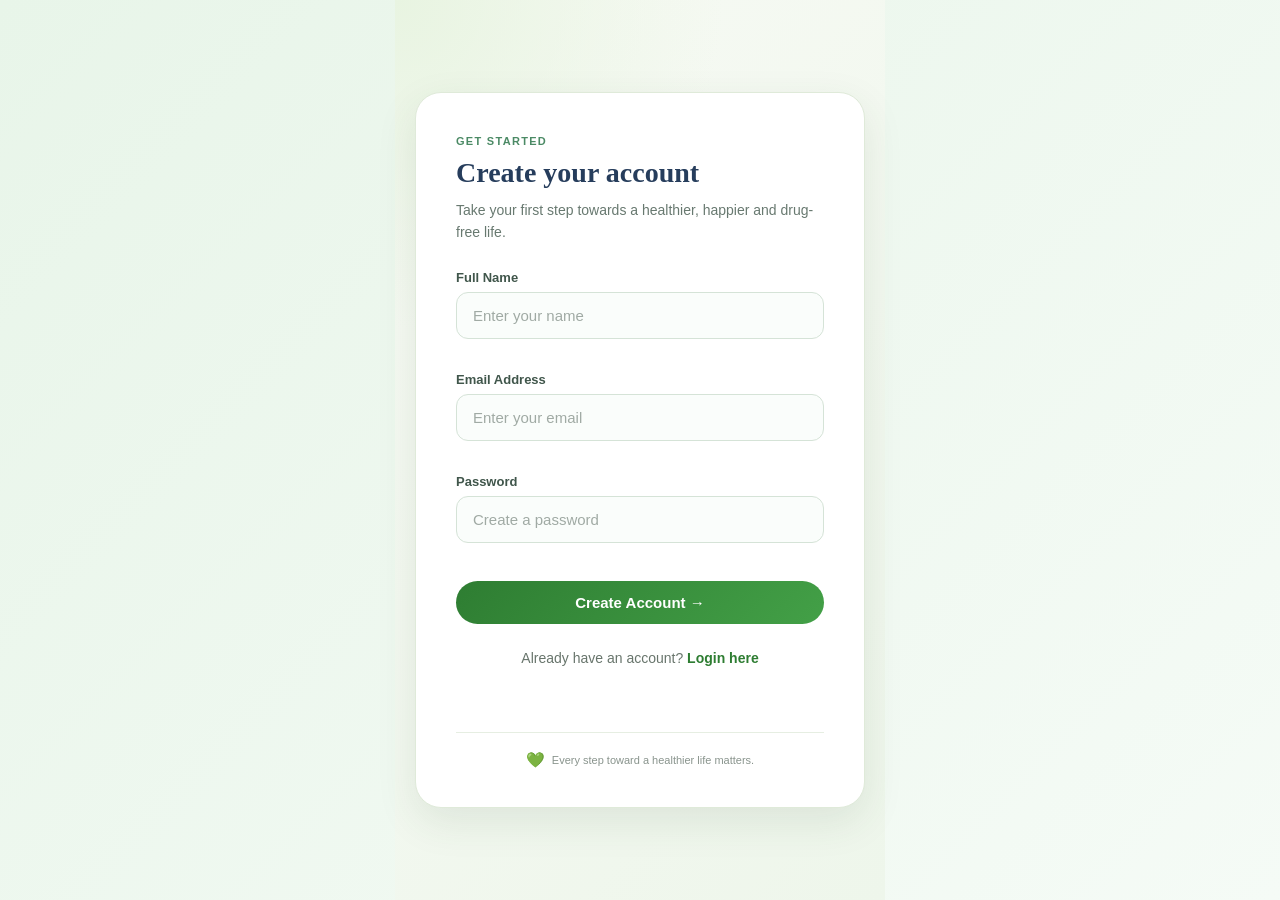
<file: frontend/index.html>
<!DOCTYPE html>
<html lang="en">

<head>
    <meta charset="UTF-8">
    <meta name="viewport" content="width=device-width, initial-scale=1.0">
    <title>HopeBridge - Register</title>

    <link rel="stylesheet" href="style.css">
</head>

<body>

    <main class="auth-page">

        <section class="auth-card">


            <div class="auth-heading">
                <span class="auth-eyebrow">GET STARTED</span>

                <h2>Create your account</h2>

                <p>
                    Take your first step
                    towards a healthier, happier and drug-free life.
                </p>
            </div>

            <form id="registerForm">

                <div class="auth-field">
                    <label for="name">Full Name</label>

                    <input
                        type="text"
                        id="name"
                        placeholder="Enter your name"
                        required
                    >
                </div>

                <div class="auth-field">
                    <label for="email">Email Address</label>

                    <input
                        type="email"
                        id="email"
                        placeholder="Enter your email"
                        required
                    >
                </div>

                <div class="auth-field">
                    <label for="password">Password</label>

                    <input
                        type="password"
                        id="password"
                        placeholder="Create a password"
                        required
                    >
                </div>

                <button type="submit" class="auth-button">
                    Create Account →
                </button>

                <p class="auth-switch">
                    Already have an account?
                    <a href="login.html">Login here</a>
                </p>

            </form>

            <p id="message" class="auth-message"></p>

            <div class="auth-footer">
                <span>💚</span>
                <p>Every step toward a healthier life matters.</p>
            </div>

        </section>

    </main>

    <script src="script.js"></script>

</body>

</html>
</file>
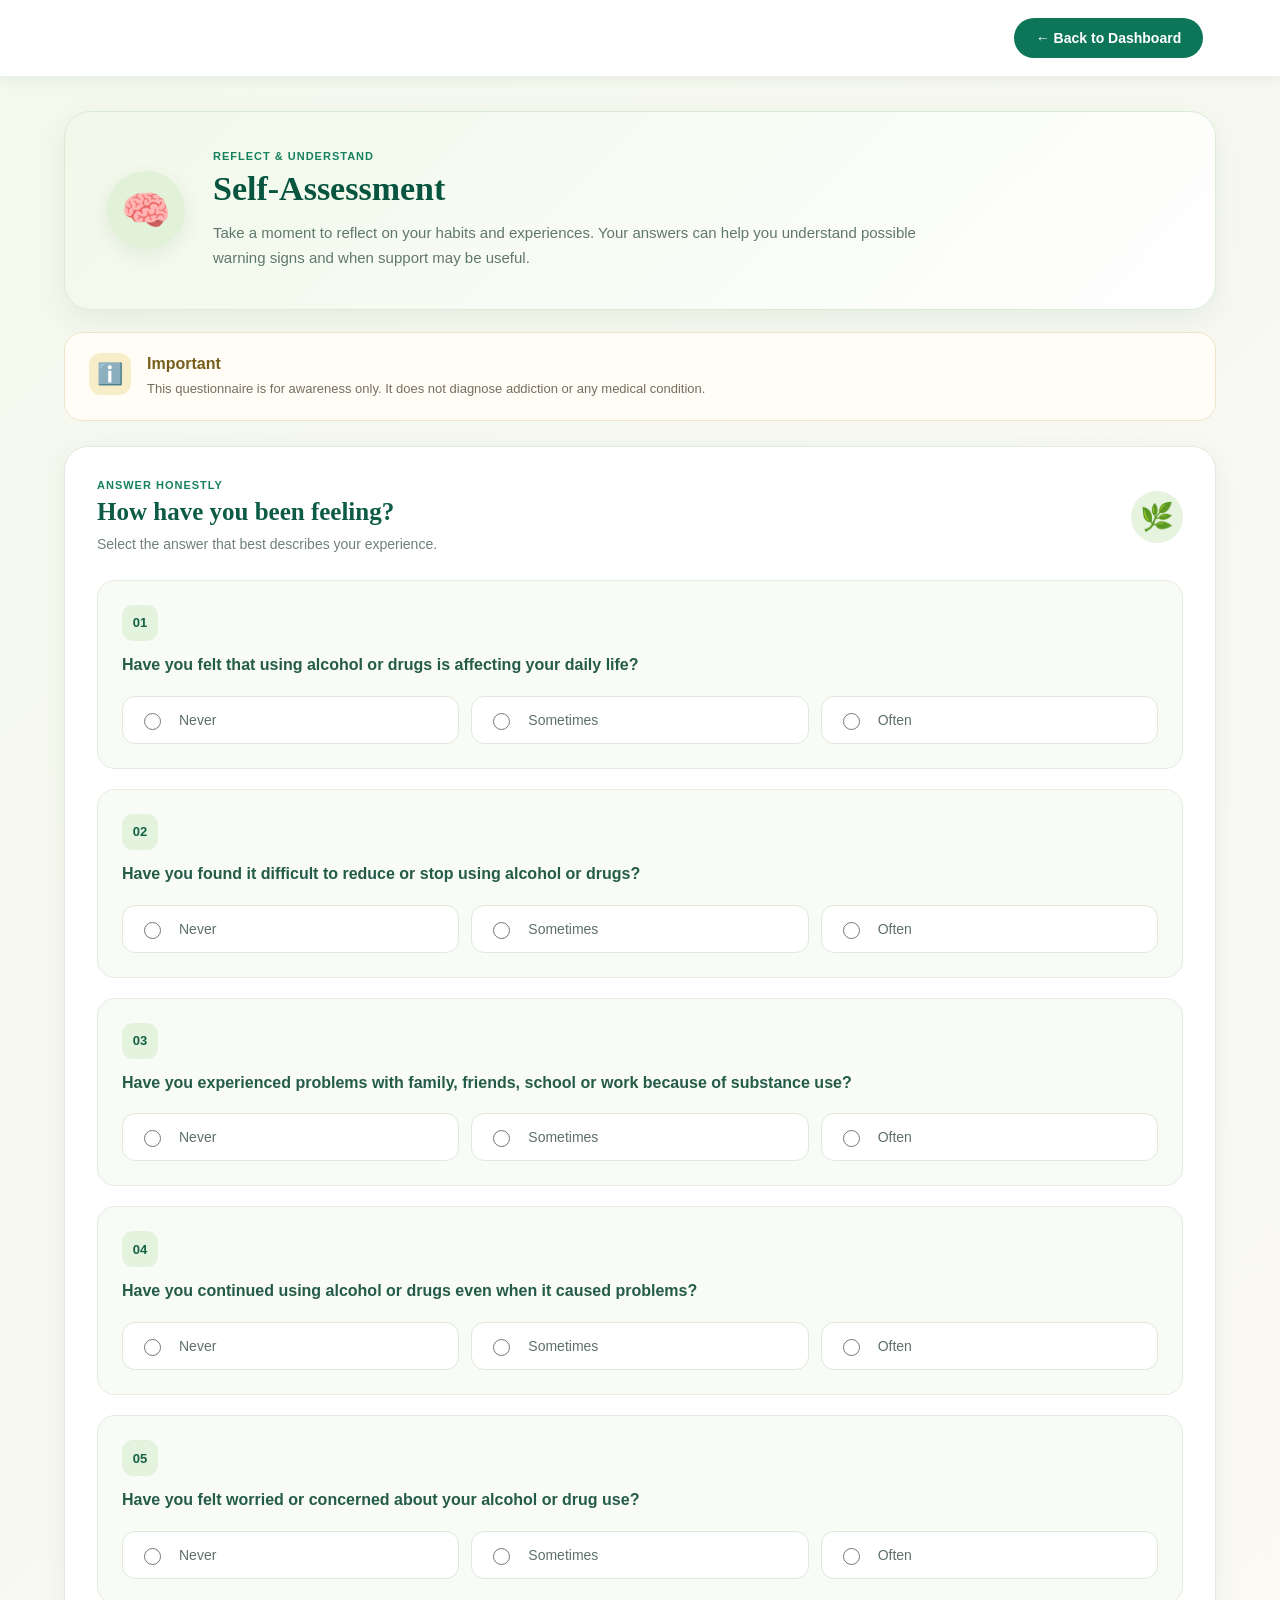
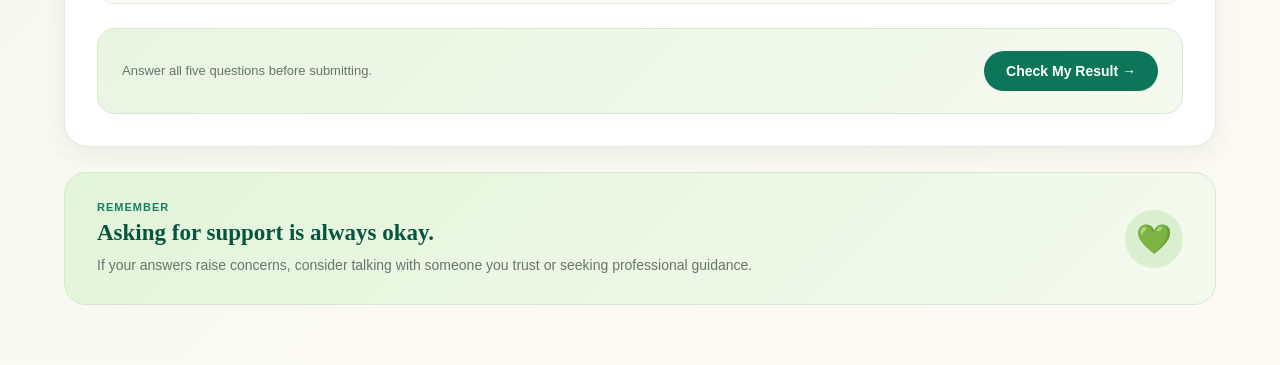
<file: frontend/assessment.html>
<!DOCTYPE html>
<html lang="en">

<head>
    <meta charset="UTF-8">
    <meta name="viewport" content="width=device-width, initial-scale=1.0">

    <title>Self-Assessment - HopeBridge</title>

    <link rel="stylesheet" href="dashboard.css">
</head>

<body>

<header class="feature-header">

    <button onclick="window.location.href='dashboard.html'">
        ← Back to Dashboard
    </button>

</header>


<main class="feature-page">

    <!-- ASSESSMENT HERO -->

    <section class="assessment-hero">

        <div class="assessment-hero-icon">
            🧠
        </div>

        <div>

            <span class="eyebrow">
                REFLECT & UNDERSTAND
            </span>

            <h1>
                Self-Assessment
            </h1>

            <p>
                Take a moment to reflect on your habits and experiences.
                Your answers can help you understand possible warning signs
                and when support may be useful.
            </p>

        </div>

    </section>


    <!-- IMPORTANT NOTICE -->

    <section class="assessment-notice">

        <div class="notice-icon">
            ℹ️
        </div>

        <div>

            <h3>
                Important
            </h3>

            <p>
                This questionnaire is for awareness only.
                It does not diagnose addiction or any medical condition.
            </p>

        </div>

    </section>


    <!-- QUESTIONS -->

    <section class="assessment-information">

        <div class="feature-section-heading">

            <div>

                <span class="eyebrow">
                    ANSWER HONESTLY
                </span>

                <h2>
                    How have you been feeling?
                </h2>

                <p>
                    Select the answer that best describes your experience.
                </p>

            </div>

            <div class="heading-leaf">
                🌿
            </div>

        </div>


        <form id="assessmentForm">

            <div class="assessment-question">

                <span class="question-number">01</span>

                <h3>
                    Have you felt that using alcohol or drugs is affecting
                    your daily life?
                </h3>

                <div class="assessment-options">

                    <label>
                        <input type="radio" name="question0" value="0" required>
                        <span>Never</span>
                    </label>

                    <label>
                        <input type="radio" name="question0" value="1">
                        <span>Sometimes</span>
                    </label>

                    <label>
                        <input type="radio" name="question0" value="2">
                        <span>Often</span>
                    </label>

                </div>

            </div>


            <div class="assessment-question">

                <span class="question-number">02</span>

                <h3>
                    Have you found it difficult to reduce or stop using
                    alcohol or drugs?
                </h3>

                <div class="assessment-options">

                    <label>
                        <input type="radio" name="question1" value="0" required>
                        <span>Never</span>
                    </label>

                    <label>
                        <input type="radio" name="question1" value="1">
                        <span>Sometimes</span>
                    </label>

                    <label>
                        <input type="radio" name="question1" value="2">
                        <span>Often</span>
                    </label>

                </div>

            </div>


            <div class="assessment-question">

                <span class="question-number">03</span>

                <h3>
                    Have you experienced problems with family, friends,
                    school or work because of substance use?
                </h3>

                <div class="assessment-options">

                    <label>
                        <input type="radio" name="question2" value="0" required>
                        <span>Never</span>
                    </label>

                    <label>
                        <input type="radio" name="question2" value="1">
                        <span>Sometimes</span>
                    </label>

                    <label>
                        <input type="radio" name="question2" value="2">
                        <span>Often</span>
                    </label>

                </div>

            </div>


            <div class="assessment-question">

                <span class="question-number">04</span>

                <h3>
                    Have you continued using alcohol or drugs even when
                    it caused problems?
                </h3>

                <div class="assessment-options">

                    <label>
                        <input type="radio" name="question3" value="0" required>
                        <span>Never</span>
                    </label>

                    <label>
                        <input type="radio" name="question3" value="1">
                        <span>Sometimes</span>
                    </label>

                    <label>
                        <input type="radio" name="question3" value="2">
                        <span>Often</span>
                    </label>

                </div>

            </div>


            <div class="assessment-question">

                <span class="question-number">05</span>

                <h3>
                    Have you felt worried or concerned about your alcohol
                    or drug use?
                </h3>

                <div class="assessment-options">

                    <label>
                        <input type="radio" name="question4" value="0" required>
                        <span>Never</span>
                    </label>

                    <label>
                        <input type="radio" name="question4" value="1">
                        <span>Sometimes</span>
                    </label>

                    <label>
                        <input type="radio" name="question4" value="2">
                        <span>Often</span>
                    </label>

                </div>

            </div>


            <div class="assessment-submit">

                <p>
                    Answer all five questions before submitting.
                </p>

                <button type="submit" class="assessment-submit-button">
                    Check My Result →
                </button>

            </div>

        </form>


        <!-- RESULT -->

        <div id="assessmentResult"></div>

    </section>


    <!-- SUPPORTIVE MESSAGE -->

    <section class="assessment-next-step">

        <div>

            <span class="eyebrow">
                REMEMBER
            </span>

            <h2>
                Asking for support is always okay.
            </h2>

            <p>
                If your answers raise concerns, consider talking with
                someone you trust or seeking professional guidance.
            </p>

        </div>

        <div class="next-step-icon">
            💚
        </div>

    </section>

</main>


<script>

document
    .getElementById("assessmentForm")
    .addEventListener("submit", submitAssessment);


async function submitAssessment(event) {

    event.preventDefault();

    const answers = [];

    for (let i = 0; i < 5; i++) {

        const selected = document.querySelector(
            `input[name="question${i}"]:checked`
        );

        if (!selected) {

            alert("Please answer all questions.");

            return;
        }

        answers.push(Number(selected.value));
    }


    const resultBox =
        document.getElementById("assessmentResult");


    resultBox.innerHTML = `
        <div class="assessment-calculating">
            <p>Calculating your result...</p>
        </div>
    `;


    try {

        const response = await fetch(
            "https://hopebridge-backend-5xfs.onrender.com/self-assessment",
            {
                method: "POST",

                headers: {
                    "Content-Type": "application/json"
                },

                body: JSON.stringify(answers)
            }
        );


        const data = await response.json();


        resultBox.innerHTML = `

            <div class="assessment-result">

                <div class="result-icon">
                    📊
                </div>

                <span class="eyebrow">
                    YOUR ASSESSMENT
                </span>

                <h2>
                    Your Result
                </h2>

                <h3>
                    ${data.result}
                </h3>

                <div class="result-score">
                    Score: ${data.score}
                </div>

                <p>
                    ${data.message}
                </p>

                <div class="result-disclaimer">

                    <strong>
                        This result is for awareness only and is
                        not a medical diagnosis.
                    </strong>

                </div>

                <button
                    class="result-dashboard-button"
                    onclick="window.location.href='dashboard.html'">

                    🏠 Back to Dashboard

                </button>

            </div>

        `;

    } catch (error) {

        resultBox.innerHTML = `

            <div class="loading-card">
                <p>Unable to connect to backend.</p>
            </div>

        `;

        console.error(error);
    }
}

</script>

</body>

</html>
</file>
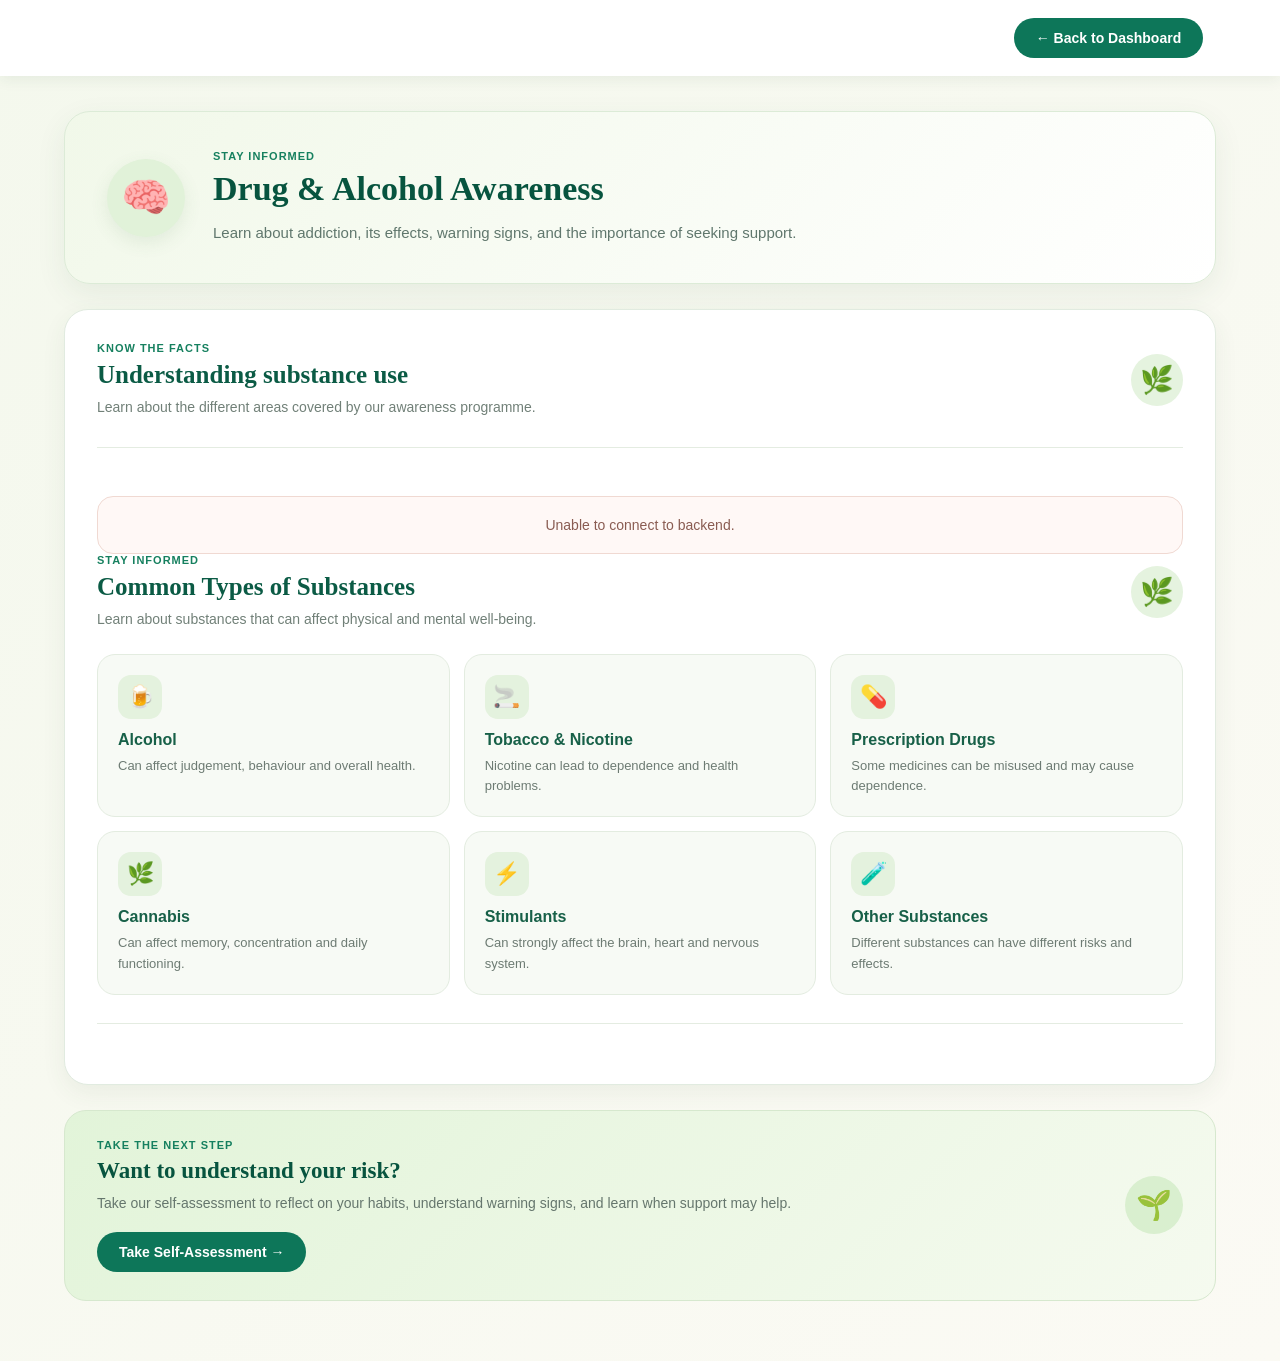
<file: frontend/awareness.html>
<!DOCTYPE html>
<html lang="en">

<head>
    <meta charset="UTF-8">
    <meta name="viewport" content="width=device-width, initial-scale=1.0">

    <title>Awareness - HopeBridge</title>

    <link rel="stylesheet" href="dashboard.css">
</head>

<body>

<header class="feature-header">

    <button onclick="window.location.href='dashboard.html'">
        ← Back to Dashboard
    </button>

</header>


<main class="feature-page">

    <!-- INTRODUCTION -->

    <section class="awareness-hero">

        <div class="awareness-hero-icon">
            🧠
        </div>

        <div>
            <span class="eyebrow">
                STAY INFORMED
            </span>

            <h1>
                Drug & Alcohol Awareness
            </h1>

            <p>
                Learn about addiction, its effects, warning signs,
                and the importance of seeking support.
            </p>
        </div>

    </section>


    <!-- EXISTING AWARENESS INFORMATION -->

    <section class="awareness-information">

        <div class="feature-section-heading">

            <div>
                <span class="eyebrow">
                    KNOW THE FACTS
                </span>

                <h2>
                    Understanding substance use
                </h2>

                <p>
                    Learn about the different areas covered
                    by our awareness programme.
                </p>
            </div>

            <div class="heading-leaf">
                🌿
            </div>

        </div>
       
</div>

<div class="awareness-divider"></div>


        <div id="awarenessContent" class="awareness-grid">

            <div class="loading-card">
                Loading awareness information...
            </div>

        </div>
        <div class="substance-section">

    <div class="feature-section-heading">

        <div>
            <span class="eyebrow">STAY INFORMED</span>

            <h2>Common Types of Substances</h2>

            <p>
                Learn about substances that can affect physical
                and mental well-being.
            </p>
        </div>

        <div class="heading-leaf">🌿</div>

    </div>

    <div class="substance-grid">

        <div class="substance-card">
            <span>🍺</span>
            <h3>Alcohol</h3>
            <p>Can affect judgement, behaviour and overall health.</p>
        </div>

        <div class="substance-card">
            <span>🚬</span>
            <h3>Tobacco & Nicotine</h3>
            <p>Nicotine can lead to dependence and health problems.</p>
        </div>

        <div class="substance-card">
            <span>💊</span>
            <h3>Prescription Drugs</h3>
            <p>Some medicines can be misused and may cause dependence.</p>
        </div>

        <div class="substance-card">
            <span>🌿</span>
            <h3>Cannabis</h3>
            <p>Can affect memory, concentration and daily functioning.</p>
        </div>

        <div class="substance-card">
            <span>⚡</span>
            <h3>Stimulants</h3>
            <p>Can strongly affect the brain, heart and nervous system.</p>
        </div>

        <div class="substance-card">
            <span>🧪</span>
            <h3>Other Substances</h3>
            <p>Different substances can have different risks and effects.</p>
        </div>

    </div>

</div>

<div class="awareness-divider"></div>


    </section>
<!-- TAKE SELF-ASSESSMENT -->

<section class="awareness-next-step">

    <div>
        <span class="eyebrow">
            TAKE THE NEXT STEP
        </span>

        <h2>
            Want to understand your risk?
        </h2>

        <p>
            Take our self-assessment to reflect on your habits,
            understand warning signs, and learn when support may help.
        </p>

        <button
            class="assessment-button"
            onclick="window.location.href='assessment.html'">
            Take Self-Assessment →
        </button>
    </div>

    <div class="next-step-icon">
        🌱
    </div>

</section>

   

</main>


<script>

async function loadAwareness() {

    const content =
        document.getElementById("awarenessContent");

    try {

        const response =
            await fetch("https://hopebridge-backend-5xfs.onrender.com/awareness");

        const data =
            await response.json();

        let html = "";

        data.topics.forEach(function(topic, index) {

            const icons = ["🧠", "🍃", "⚠️", "🤝", "💚", "🌿"];

            html += `
                <article class="modern-awareness-card">

                    <div class="modern-awareness-icon">
                        ${icons[index % icons.length]}
                    </div>

                    <div class="modern-awareness-content">

                        <h3>
                            ${topic.name}
                        </h3>

                        <p>
                            ${topic.description}
                        </p>

                    </div>

                </article>
            `;

        });

        content.innerHTML = html;

    } catch (error) {

        content.innerHTML = `
            <div class="loading-card">
                <p>Unable to connect to backend.</p>
            </div>
        `;

        console.error(error);
    }
}

loadAwareness();

</script>

</body>

</html>
</file>
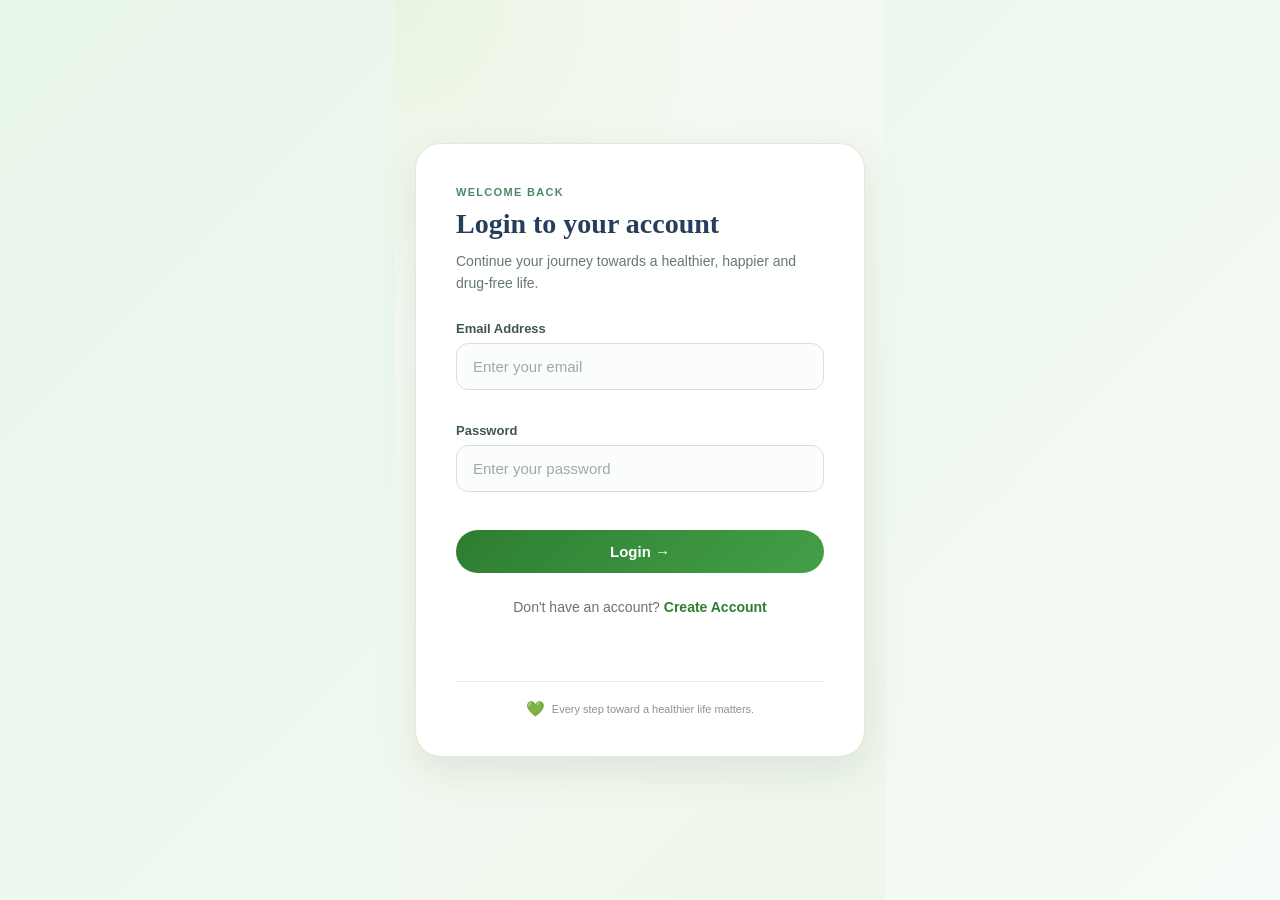
<file: frontend/dashboard.html>
<!DOCTYPE html>
<html lang="en">

<head>
    <meta charset="UTF-8">
    <meta name="viewport" content="width=device-width, initial-scale=1.0">

    <title>HopeBridge - Dashboard</title>

    <link rel="stylesheet" href="dashboard.css">
</head>

<body>

    <!-- HEADER -->
    <header class="header">
        <button onclick="logout()">Logout</button>
    </header>


    <main class="dashboard">

        <!-- HERO / WELCOME -->
       <section class="welcome">

    <div class="welcome-content">

        <div class="welcome-icon">
            🌿
        </div>

        <div class="welcome-text">

            <h2>Say No to Drugs,</h2>
            <h2>YES to Life!</h2>

            <p>
                Your digital platform for addiction awareness,
                recovery support and healthy living.
            </p>

            <p class="welcome-message">
                ❤️ <strong>Every step toward a healthier life matters.</strong>
            </p>

        </div>

    </div>

    <div class="welcome-decoration">
        <img src="a boy.png" alt="Recovery and hope">
    </div>

</section>


        <!-- EXISTING FEATURES -->
        <section class="cards">

            <!-- Awareness -->
            <div class="card">
                <div class="icon">🧠</div>

                <h3>Awareness</h3>

                <p>
                    Learn about drug and alcohol addiction,
                    their effects and warning signs.
                </p>

                <button onclick="openAwareness()">
                    Learn More →
                </button>
            </div>


            <!-- Recovery Tips -->
            <div class="card">
                <div class="icon">💪</div>

                <h3>Recovery Tips</h3>

                <p>
                    Get daily tips and healthy habits
                    that can support recovery.
                </p>

                <button onclick="openRecovery()">
                    View Tips →
                </button>
            </div>


            <!-- Progress Tracker -->
            <div class="card">
                <div class="icon">📊</div>

                <h3>Progress Tracker</h3>

                <p>
                    Track your recovery journey
                    and daily progress.
                </p>

                <button onclick="openProgress()">
                    Track Progress →
                </button>
            </div>


            <!-- Support -->
            <div class="card">
                <div class="icon">🤝</div>

                <h3>Support</h3>

                <p>
                    Find useful support information
                    and community resources.
                </p>

                <button onclick="openSupport()">
                    Get Support →
                </button>
            </div>


            <!-- Self Assessment -->
            <div class="card">
                <div class="icon">📝</div>

                <h3>Self-Assessment</h3>

                <p>
                    Take a short awareness questionnaire
                    about substance use and recovery.
                </p>

                <button onclick="openSelfAssessment()">
                    Take Assessment →
                </button>
            </div>


            <!-- Find Help -->
            <div class="card">
                <div class="icon">🏥</div>

                <h3>Find Help</h3>

                <p>
                    Find nearby rehabilitation and
                    de-addiction centres based on your location.
                </p>

                <button onclick="openHelp()">
                    Find Help →
                </button>
            </div>


            <!-- PLEDGE - EXISTING FEATURE -->
            <div class="card pledge-card">

                <div class="icon">🇮🇳</div>

                <h3>Nasha Mukti Pledge</h3>

                <p>
                    Take a pledge to support a healthy,
                    responsible and drug-free life.
                </p>

                <button onclick="openPledge()">
                    Take the Pledge →
                </button>

            </div>

        </section>


        <!-- SUCCESS STORIES -->
        <section class="extra-sections">

            <div class="success-section">

                <div class="section-heading">

                    <div>
                        <h2>Success Stories</h2>

                        <p>
                            Real recovery journeys. Real hope.
                        </p>
                    </div>

                    <span class="section-icon">👥</span>

                </div>


                <div class="story-card">

                    <div class="story-quote">
                        “It’s never too late to seek help
                        and begin a healthier life.”
                    </div>

                    <h3>Abhinav Kumar</h3>

                    <p>
                        A documented recovery story featured by
                        the Nasha Mukt Bharat Abhiyaan. After years
                        of substance use, he sought professional
                        help and joined support group therapy.
                    </p>

                    <small>
                        Ministry of Social Justice & Empowerment
                        · Official Government Source
                    </small>

                </div>

            </div>


            <!-- GOVERNMENT SCHEMES / SUPPORT -->
            <div class="schemes-section">

                <div class="section-heading">

                    <div>
                        <h2>Government Schemes & Support</h2>

                        <p>
                            Official support for addiction recovery.
                        </p>
                    </div>

                    <span class="section-icon">🏛️</span>

                </div>


                <div class="scheme-list">

                    <div class="scheme-item">
                        <span>🌿</span>

                        <div>
                            <h3>Nasha Mukt Bharat Abhiyaan</h3>

                            <p>
                                Government initiative for awareness,
                                prevention and support against substance abuse.
                            </p>
                        </div>

                    </div>


                    <div class="scheme-item">
                        <span>📞</span>

                        <div>
                            <h3>National De-addiction Helpline – 14446</h3>

                            <p>
                                Helpline for information, guidance
                                and addiction-related support.
                            </p>
                        </div>

                    </div>


                    <div class="scheme-item">
                        <span>🏥</span>

                        <div>
                            <h3>Integrated Rehabilitation Centres</h3>

                            <p>
                                Rehabilitation and treatment services
                                for people affected by substance use.
                            </p>
                        </div>

                    </div>


                    <div class="scheme-item">
                        <span>🤝</span>

                        <div>
                            <h3>District De-Addiction Centres</h3>

                            <p>
                                Local support and counselling services
                                for people seeking recovery.
                            </p>
                        </div>

                    </div>


                    <div class="scheme-item">
                        <span>💚</span>

                        <div>
                            <h3>Outreach & Drop-in Centres</h3>

                            <p>
                                Community-level support and guidance
                                for people affected by substance use.
                            </p>
                        </div>

                    </div>

                </div>

            </div>

        </section>


       

    </main>


    <script src="dashboard.js"></script>

</body>

</html>
</file>
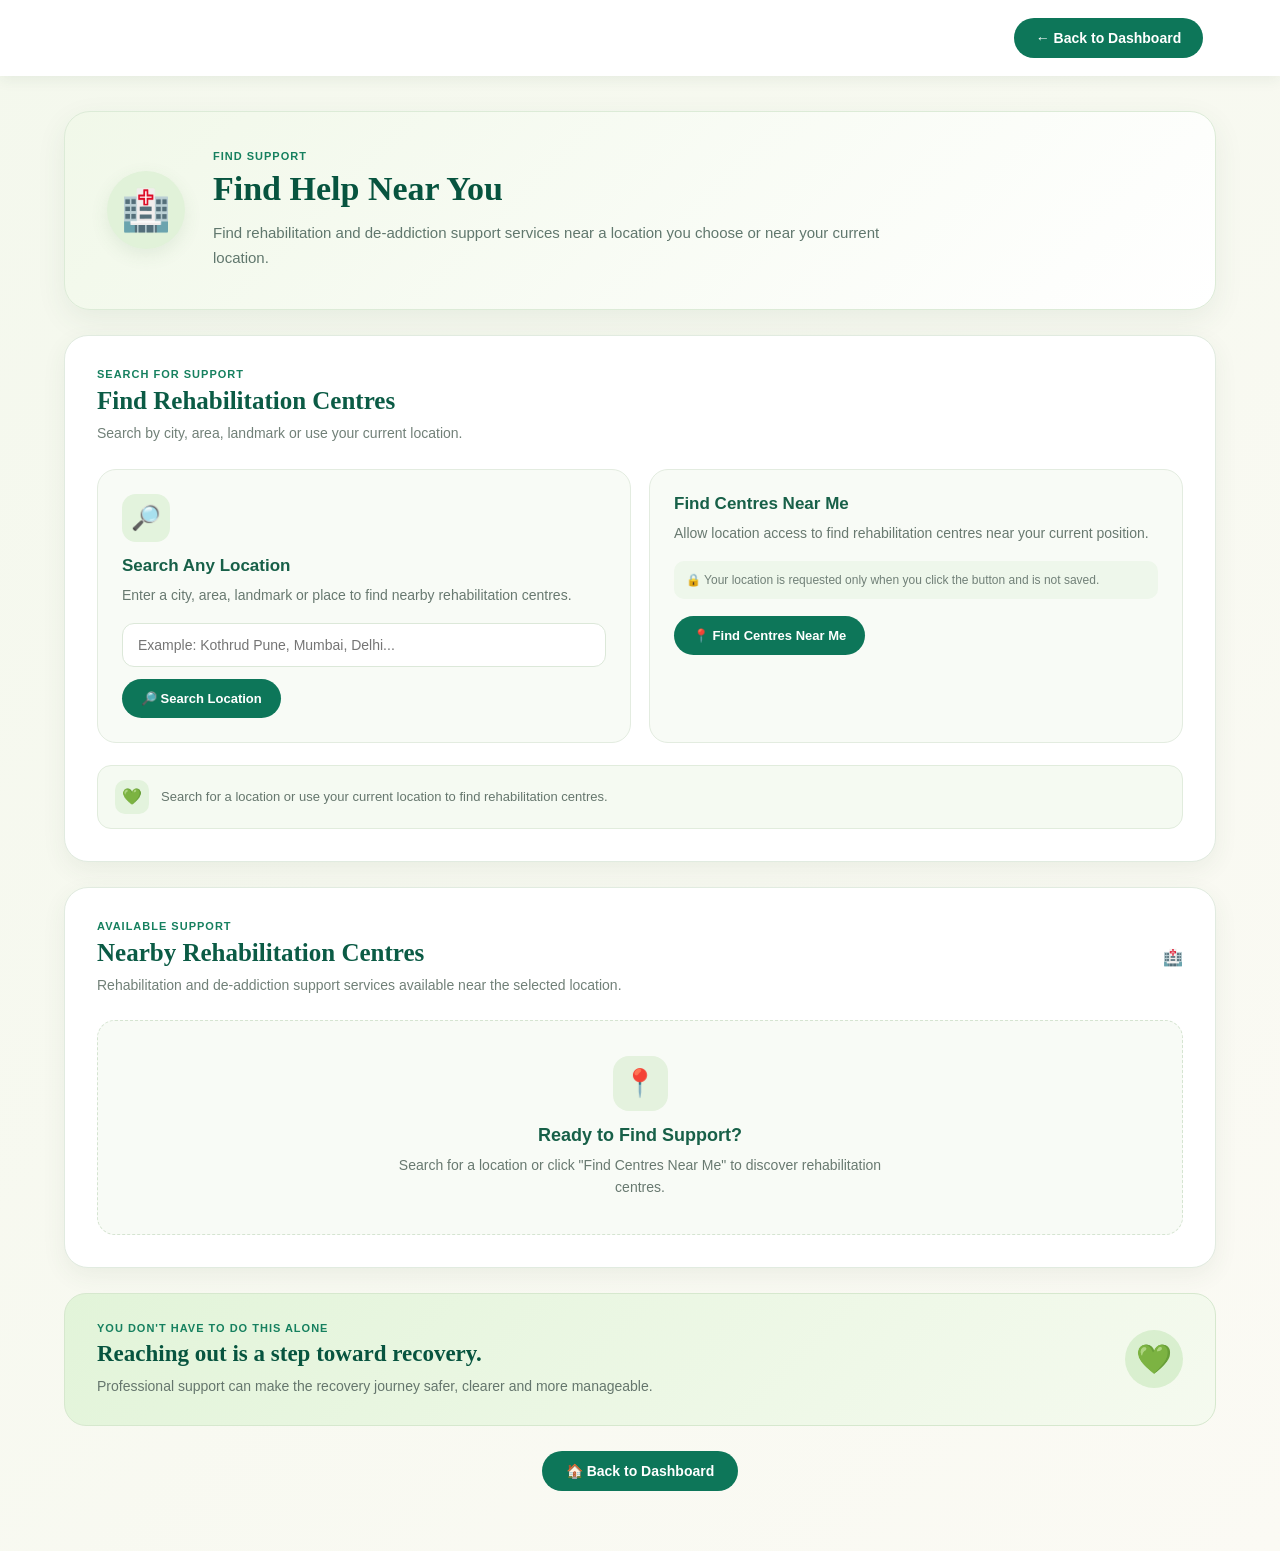
<file: frontend/help.html>
<!DOCTYPE html>
<html lang="en">

<head>
    <meta charset="UTF-8">
    <meta name="viewport" content="width=device-width, initial-scale=1.0">

    <title>HopeBridge - Find Help</title>

    <link rel="stylesheet" href="dashboard.css">
<style>
    /* =========================================
   FIND HELP PAGE
   ========================================= */

.help-hero {
    display: flex;
    align-items: center;
    gap: 28px;
    padding: 38px 42px;
    margin-bottom: 25px;
    background: linear-gradient(135deg, #f1f8e9, #ffffff);
    border: 1px solid #dcebd7;
    border-radius: 26px;
    box-shadow: 0 10px 30px rgba(54, 90, 58, 0.08);
}

.help-hero-icon {
    width: 78px;
    height: 78px;
    flex-shrink: 0;
    display: flex;
    align-items: center;
    justify-content: center;
    background: #e1f2d9;
    border-radius: 50%;
    font-size: 40px;
    box-shadow: 0 6px 18px rgba(70, 120, 70, 0.10);
}

.help-hero h1 {
    margin: 0 0 10px;
    color: #07543f;
    font-family: Georgia, "Times New Roman", serif;
    font-size: 34px;
    line-height: 1.2;
}

.help-hero p {
    margin: 0;
    max-width: 700px;
    color: #60776d;
    font-size: 15px;
    line-height: 1.7;
}


/* SEARCH SECTION */

.help-information {
    background: #ffffff;
    padding: 32px;
    border-radius: 24px;
    border: 1px solid #e1ebe0;
    box-shadow: 0 8px 25px rgba(50, 80, 55, 0.07);
}

.help-search-grid {
    display: grid;
    grid-template-columns: repeat(2, minmax(0, 1fr));
    gap: 18px;
    margin-top: 25px;
}

.help-search-card {
    padding: 24px;
    background: #f8fbf6;
    border: 1px solid #e3ece0;
    border-radius: 19px;
    transition: all 0.25s ease;
}

.help-search-card:hover {
    transform: translateY(-3px);
    background: #ffffff;
    box-shadow: 0 8px 20px rgba(48, 90, 55, 0.08);
}

.help-card-icon {
    width: 48px;
    height: 48px;
    display: flex;
    align-items: center;
    justify-content: center;
    margin-bottom: 14px;
    background: #e3f3dd;
    border-radius: 14px;
    font-size: 24px;
}

.help-search-card h3 {
    margin: 0 0 8px;
    color: #176048;
    font-size: 17px;
}

.help-search-card p {
    margin: 0 0 16px;
    color: #687970;
    font-size: 14px;
    line-height: 1.6;
}

.help-search-card input {
    width: 100%;
    box-sizing: border-box;
    padding: 13px 15px;
    margin-bottom: 12px;
    background: #ffffff;
    border: 1px solid #dce8d9;
    border-radius: 12px;
    color: #40564b;
    font-size: 14px;
    outline: none;
    transition: border-color 0.2s ease, box-shadow 0.2s ease;
}

.help-search-card input:focus {
    border-color: #8fbd82;
    box-shadow: 0 0 0 3px rgba(143, 189, 130, 0.15);
}

.help-primary-button {
    display: inline-block;
    padding: 12px 19px;
    background: #0d7659;
    color: #ffffff;
    border: none;
    border-radius: 24px;
    font-size: 13px;
    font-weight: 600;
    cursor: pointer;
    transition: all 0.25s ease;
}

.help-primary-button:hover {
    background: #095d47;
    transform: translateY(-2px);
    box-shadow: 0 6px 16px rgba(13, 118, 89, 0.20);
}

.help-privacy {
    margin-bottom: 17px;
    padding: 10px 12px;
    background: #eef7eb;
    border-radius: 10px;
    color: #718078;
    font-size: 12px;
    line-height: 1.5;
}


/* STATUS */

.help-status-box {
    display: flex;
    align-items: center;
    gap: 12px;
    margin-top: 22px;
    padding: 14px 17px;
    background: #f5faf2;
    border: 1px solid #e1ecdd;
    border-radius: 14px;
}

.help-status-icon {
    width: 34px;
    height: 34px;
    flex-shrink: 0;
    display: flex;
    align-items: center;
    justify-content: center;
    background: #e3f3dd;
    border-radius: 10px;
}

.help-status-box p {
    margin: 0;
    color: #65766d;
    font-size: 13px;
    line-height: 1.5;
}


/* RESULTS */

.help-results {
    margin-top: 25px;
    padding: 32px;
    background: #ffffff;
    border: 1px solid #e1ebe0;
    border-radius: 24px;
    box-shadow: 0 8px 25px rgba(50, 80, 55, 0.07);
}

.centre-card {
    position: relative;
    padding: 24px;
    margin: 15px 0;
    background: linear-gradient(135deg, #f8fbf6, #ffffff);
    border: 1px solid #e0ebe0;
    border-radius: 20px;
    transition: all 0.25s ease;
    box-shadow: 0 5px 16px rgba(50, 80, 55, 0.05);
}

.centre-card:hover {
    transform: translateY(-3px);
    background: #ffffff;
    box-shadow: 0 10px 25px rgba(48, 90, 55, 0.10);
}

.centre-card h3 {
    margin: 0 0 14px;
    color: #176048;
    font-size: 18px;
    font-weight: 700;
}

.centre-card p {
    margin: 9px 0;
    color: #687970;
    font-size: 14px;
    line-height: 1.6;
}

.centre-card button {
    margin-top: 14px;
    padding: 11px 18px;
    background: #0d7659;
    color: #ffffff;
    border: none;
    border-radius: 22px;
    font-size: 13px;
    font-weight: 600;
    cursor: pointer;
    transition: all 0.25s ease;
}

.centre-card button:hover {
    background: #095d47;
    transform: translateY(-2px);
    box-shadow: 0 6px 16px rgba(13, 118, 89, 0.20);
}

.centre-card:hover {
    transform: translateY(-3px);
    background: #ffffff;
    box-shadow: 0 8px 20px rgba(48, 90, 55, 0.08);
}

.centre-card h3 {
    margin: 0 0 12px;
    color: #176048;
    font-size: 17px;
}

.centre-card p {
    margin: 8px 0;
    color: #687970;
    font-size: 14px;
    line-height: 1.6;
}

.centre-card button {
    margin-top: 10px;
    padding: 10px 17px;
    background: #0d7659;
    color: #ffffff;
    border: none;
    border-radius: 22px;
    font-size: 13px;
    font-weight: 600;
    cursor: pointer;
    transition: all 0.25s ease;
}

.centre-card button:hover {
    background: #095d47;
    transform: translateY(-2px);
}

.loading {
    text-align: center;
    padding: 25px;
    color: #687970;
}

.help-empty-state {
    padding: 35px 20px;
    text-align: center;
    background: #f8fbf6;
    border: 1px dashed #d5e4d1;
    border-radius: 18px;
}

.help-empty-icon {
    width: 55px;
    height: 55px;
    display: flex;
    align-items: center;
    justify-content: center;
    margin: 0 auto 14px;
    background: #e4f2de;
    border-radius: 16px;
    font-size: 27px;
}

.help-empty-state h3 {
    margin: 0 0 8px;
    color: #176048;
    font-size: 18px;
}

.help-empty-state p {
    margin: 0 auto;
    max-width: 520px;
    color: #687970;
    font-size: 14px;
    line-height: 1.6;
}


/* NEXT STEP */

.help-next-step {
    display: flex;
    align-items: center;
    justify-content: space-between;
    gap: 20px;
    margin-top: 25px;
    padding: 28px 32px;
    background: linear-gradient(135deg, #e2f4d9, #f5faef);
    border: 1px solid #d6e8ce;
    border-radius: 22px;
}

.help-next-step h2 {
    margin: 0 0 8px;
    color: #07543f;
    font-family: Georgia, "Times New Roman", serif;
    font-size: 23px;
}

.help-next-step p {
    margin: 0;
    max-width: 720px;
    color: #65766d;
    font-size: 14px;
    line-height: 1.6;
}


/* DASHBOARD BUTTON */

.help-dashboard-button {
    display: block;
    margin: 25px auto 10px;
    padding: 12px 24px;
    background: #0d7659;
    color: #ffffff;
    border: none;
    border-radius: 25px;
    font-size: 14px;
    font-weight: 600;
    cursor: pointer;
    transition: all 0.25s ease;
}

.help-dashboard-button:hover {
    background: #095d47;
    transform: translateY(-2px);
    box-shadow: 0 6px 16px rgba(13, 118, 89, 0.20);
}
.empty-result {
    padding: 35px 20px;
    text-align: center;
    background: #f8fbf6;
    border: 1px dashed #d5e4d1;
    border-radius: 18px;
}

.empty-result h3 {
    margin: 0 0 8px;
    color: #176048;
    font-size: 18px;
}

.empty-result p {
    margin: 0 auto;
    max-width: 520px;
    color: #687970;
    font-size: 14px;
    line-height: 1.6;
}

/* RESPONSIVE */

@media (max-width: 800px) {

    .help-hero {
        flex-direction: column;
        align-items: flex-start;
        padding: 28px 24px;
    }

    .help-hero h1 {
        font-size: 28px;
    }

    .help-information,
    .help-results {
        padding: 22px 18px;
    }

    .help-search-grid {
        grid-template-columns: 1fr;
    }

    .help-next-step {
        padding: 24px;
    }

    .help-next-step h2 {
        font-size: 21px;
    }

}</style>

</head>


<body>

<header class="feature-header">

    <button onclick="goBackToDashboard()">
        ← Back to Dashboard
    </button>

</header>


<main class="feature-page">

    <!-- HERO -->

    <section class="help-hero">

        <div class="help-hero-icon">
            🏥
        </div>

        <div>

            <span class="eyebrow">
                FIND SUPPORT
            </span>

            <h1>
                Find Help Near You
            </h1>

            <p>
                Find rehabilitation and de-addiction support
                services near a location you choose or near
                your current location.
            </p>

        </div>

    </section>


    <!-- LOCATION SEARCH -->

    <section class="help-information">

        <div class="feature-section-heading">

            <div>

                <span class="eyebrow">
                    SEARCH FOR SUPPORT
                </span>

                <h2>
                    Find Rehabilitation Centres
                </h2>

                <p>
                    Search by city, area, landmark or use
                    your current location.
                </p>

            </div>

           

        </div>


        <div class="help-search-grid">

            <!-- SEARCH LOCATION -->

            <div class="help-search-card">

                <div class="help-card-icon">
                    🔎
                </div>

                <h3>
                    Search Any Location
                </h3>

                <p>
                    Enter a city, area, landmark or place
                    to find nearby rehabilitation centres.
                </p>
                  <input
                    type="text"
                    id="locationSearch"
                    placeholder="Example: Kothrud Pune, Mumbai, Delhi..."
                    onkeydown="if(event.key === 'Enter') searchLocation()"
                  >

                <button
                    class="help-primary-button"
                    onclick="searchLocation()">

                    🔎 Search Location

                </button>

            </div>


            <!-- CURRENT LOCATION -->

            <div class="help-search-card">


                <h3>
                    Find Centres Near Me
                </h3>

                <p>
                    Allow location access to find rehabilitation
                    centres near your current position.
                </p>

                <div class="help-privacy">
                    🔒 Your location is requested only when you
                    click the button and is not saved.
                </div>

                <button
                    id="locationButton"
                    class="help-primary-button"
                    onclick="useMyLocation()">

                    📍 Find Centres Near Me

                </button>

            </div>

        </div>


        <!-- STATUS -->

        <div class="help-status-box">

            <span class="help-status-icon">
                💚
            </span>

            <p id="locationStatus">
                Search for a location or use your current
                location to find rehabilitation centres.
            </p>

        </div>

    </section>


    <!-- RESULTS -->

    <section class="help-results">

        <div class="feature-section-heading">

            <div>

                <span class="eyebrow">
                    AVAILABLE SUPPORT
                </span>

                <h2>
                    Nearby Rehabilitation Centres
                </h2>

                <p>
                    Rehabilitation and de-addiction support
                    services available near the selected location.
                </p>

            </div>

            <div class="help-section-icon">
                🏥
            </div>

        </div>


        <div id="centreResults">

            <div class="help-empty-state">

                <div class="help-empty-icon">
                    📍
                </div>

                <h3>
                    Ready to Find Support?
                </h3>

                <p>
                    Search for a location or click
                    "Find Centres Near Me" to discover
                    rehabilitation centres.
                </p>

            </div>

        </div>

    </section>


    <!-- NEXT STEP -->

    <section class="help-next-step">

        <div>

            <span class="eyebrow">
                YOU DON'T HAVE TO DO THIS ALONE
            </span>

            <h2>
                Reaching out is a step toward recovery.
            </h2>

            <p>
                Professional support can make the recovery
                journey safer, clearer and more manageable.
            </p>

        </div>

        <div class="next-step-icon">
            💚
        </div>

    </section>


    <button
        class="help-dashboard-button"
        onclick="goBackToDashboard()">

        🏠 Back to Dashboard

    </button>

</main>


<script>

function goBackToDashboard() {

    window.location.href =
        "dashboard.html";

}

/*
    SEARCH LOCATION
*/


async function searchLocation() {
  const location =
    document.getElementById("locationSearch").value.trim();

  const status = document.getElementById("locationStatus");
  const results = document.getElementById("centreResults");

  if (!location) {
    alert("Please enter a location.");
    return;
  }

  status.textContent = "🔎 Searching saved rehabilitation centres...";
  results.innerHTML = `
    <div class="centre-card">
      <p>🔎 Searching the database...</p>
    </div>
  `;

  try {
    const response = await fetch(
      `https://hopebridge-backend-5xfs.onrender.com/search-centres?q=${encodeURIComponent(location)}`
    );

    const data = await response.json();

    if (!response.ok) {
      throw new Error(data.detail || "Centre search failed.");
    }

    status.textContent = `📍 Search results for: ${location}`;

    if (!data.centres || data.centres.length === 0) {
      results.innerHTML = `
        <div class="centre-card">
          <h3>No matching centres found</h3>
          <p>Try a state, district, city, or part of an address.</p>
        </div>
      `;
      return;
    }

    results.innerHTML = data.centres.map(centre => {
      const name = escapeHtml(centre.name || "Rehabilitation Centre");
      const address = escapeHtml(centre.address || "Address not listed");
      const phone = escapeHtml(centre.phone || "Phone not listed");
      const source = escapeHtml(centre.source || "Nasha Mukti Database");

      const hasCoordinates =
        centre.latitude != null && centre.longitude != null;

      const directions = hasCoordinates
        ? `<p><a href="https://www.google.com/maps/dir/?api=1&destination=${encodeURIComponent(centre.latitude + "," + centre.longitude)}" target="_blank" rel="noopener noreferrer">📍 Get Directions</a></p>`
        : `<p>📍 Map location not available for this centre.</p>`;

      return `
        <div class="centre-card">
          <h3>${name}</h3>
          <p><strong>Address:</strong> ${address}</p>
          <p><strong>Phone:</strong> ${phone}</p>
          ${directions}
          <p><small>Source: ${source}</small></p>
        </div>
      `;
    }).join("");

  } catch (error) {
    console.error("Centre search error:", error);
    status.textContent = "❌ Could not search the database.";
    results.innerHTML = `
      <div class="centre-card">
        <h3>Search failed</h3>
        <p>Please try again in a moment.</p>
      </div>
    `;
  }
}

/*
    FIND CENTRES NEAR CURRENT LOCATION
*/
   function useMyLocation() {

    const status = document.getElementById("locationStatus");
    const button = document.getElementById("locationButton");

    if (button) {
        button.disabled = true;
        button.textContent = "📍 Detecting Location...";
    }


    if (!navigator.geolocation) {
        status.textContent =
            "❌ Your browser does not support location services.";
        return;
    }

    status.textContent =
        "📍 Detecting your current location...";

    navigator.geolocation.getCurrentPosition(

        function(position) {

            const latitude = position.coords.latitude;
            const longitude = position.coords.longitude;

            status.textContent =
    "📍 Current location detected. Finding nearby rehabilitation centres...";

           if (button) {
                 button.disabled = false;
                 button.textContent = "📍 Find Centres Near Me";
                  }

           findCentres(latitude, longitude);
                 },

        function(error) {
            if (button) {
             button.disabled = false;
             button.textContent = "📍 Find Centres Near Me";
              }

            if (error.code === error.PERMISSION_DENIED) {

                status.textContent =
                    "❌ Location permission was denied. Please allow location access and try again.";

            } else if (error.code === error.POSITION_UNAVAILABLE) {

                status.textContent =
                    "❌ Your current location could not be determined.";

            } else if (error.code === error.TIMEOUT) {

                status.textContent =
                    "❌ Location request timed out. Please try again.";

            } else {

                status.textContent =
                    "❌ Unable to get your current location.";
            }
        },

        {
            enableHighAccuracy: true,
            timeout: 15000,
            maximumAge: 0
        }
    );
}

/*
    FIND REHABILITATION CENTRES
*/

async function findCentres(latitude, longitude) {

    const status = document.getElementById("locationStatus");
    const resultsContainer = document.getElementById("centreResults");

    status.textContent =
        "🔎 Searching for nearby rehabilitation centres...";

    resultsContainer.innerHTML = `
    <div class="centre-card">
        <div class="loading">
            🔎 Searching for rehabilitation centres near you...
        </div>
    </div>
`;
setTimeout(() => {
    const helpResults = document.querySelector(".help-results");

    if (helpResults) {
        window.scrollTo({
            top: helpResults.offsetTop - 30,
            behavior: "smooth"
        });
    }
}, 300);


    try {

         
                    const response = await fetch(
                           `https://hopebridge-backend-5xfs.onrender.com/rehabilitation-centres?latitude=${latitude}&longitude=${longitude}&radius=25`
);



        const data = await response.json();

        if (!response.ok) {
            throw new Error(
                data.detail || "Unable to find rehabilitation centres."
            );
        }

        if (!data.centres || data.centres.length === 0) {

            status.textContent =
                "📍 No rehabilitation centres were found within 25 km.";

            resultsContainer.innerHTML = `
                <div class="empty-result">
                    <h3>🏥 No Centres Found</h3>
                    <p>
                        No rehabilitation or de-addiction centre
                        was found within 25 km of this location.
                    </p>
                </div>
            `;

            return;
        }

        status.textContent =
            `📍 Found ${data.centres.length} nearby rehabilitation centre(s).`;

        resultsContainer.innerHTML = "";

        data.centres.forEach(function(centre) {

            const card = document.createElement("div");

            card.className = "centre-card";
        card.innerHTML = `
    <div class="centre-info">

        <div style="display:flex; justify-content:space-between; align-items:center; gap:10px; margin-bottom:10px;">
            
            <span style="
                display:inline-block;
                padding:4px 10px;
                background:#e8f5e9;
                color:#1b4332;
                border-radius:12px;
                font-size:11px;
                font-weight:700;
            ">
                ✓ SUPPORT CENTRE
            </span>

        </div>

        <h3>
            🏥 ${escapeHtml(centre.name)}
        </h3>
            

        <p>
            📍 <strong>Address:</strong>
            ${escapeHtml(centre.address)}
        </p>

        <p>
    📞 <strong>Phone:</strong>
    ${
        centre.phone
        ? `<a href="tel:${escapeHtml(centre.phone.split('/')[0].trim())}"
             style="color:#0d7659; font-weight:600; text-decoration:none;">
             ${escapeHtml(centre.phone)}
           </a>`
        : "Not listed"
    }
       </p>

    </div>

    <button onclick='openDirections(${JSON.stringify(centre.name)}, ${JSON.stringify(centre.address)})'>
        🗺️ Get Directions
    </button>
`;

            resultsContainer.appendChild(card);
        });

    } catch (error) {

        console.error(
            "Rehabilitation centre search failed:",
            error
        );

        status.textContent =
            "❌ Unable to find nearby rehabilitation centres.";

        resultsContainer.innerHTML = `
            <div class="empty-result">
                <h3>⚠️ Search Error</h3>
                <p>
                    The rehabilitation centre service
                    could not be reached. Please try again.
                </p>
            </div>
        `;
    }
}function escapeHtml(value) {

    if (value === null || value === undefined) {
        return "";
    }

    return String(value)
        .replace(/&/g, "&amp;")
        .replace(/</g, "&lt;")
        .replace(/>/g, "&gt;")
        .replace(/"/g, "&quot;")
        .replace(/'/g, "&#039;");
}



/*
    OPEN DIRECTIONS

    Google Maps is used ONLY when the user
    wants directions to a selected centre.
*/
function openDirections(name, address) {
    const destination = encodeURIComponent(
        `${name}, ${address}`
    );

    const mapsUrl =
        `https://www.google.com/maps/dir/?api=1&destination=${destination}`;

    window.open(mapsUrl, "_blank");
}


</script>
</body>
</html>
</file>
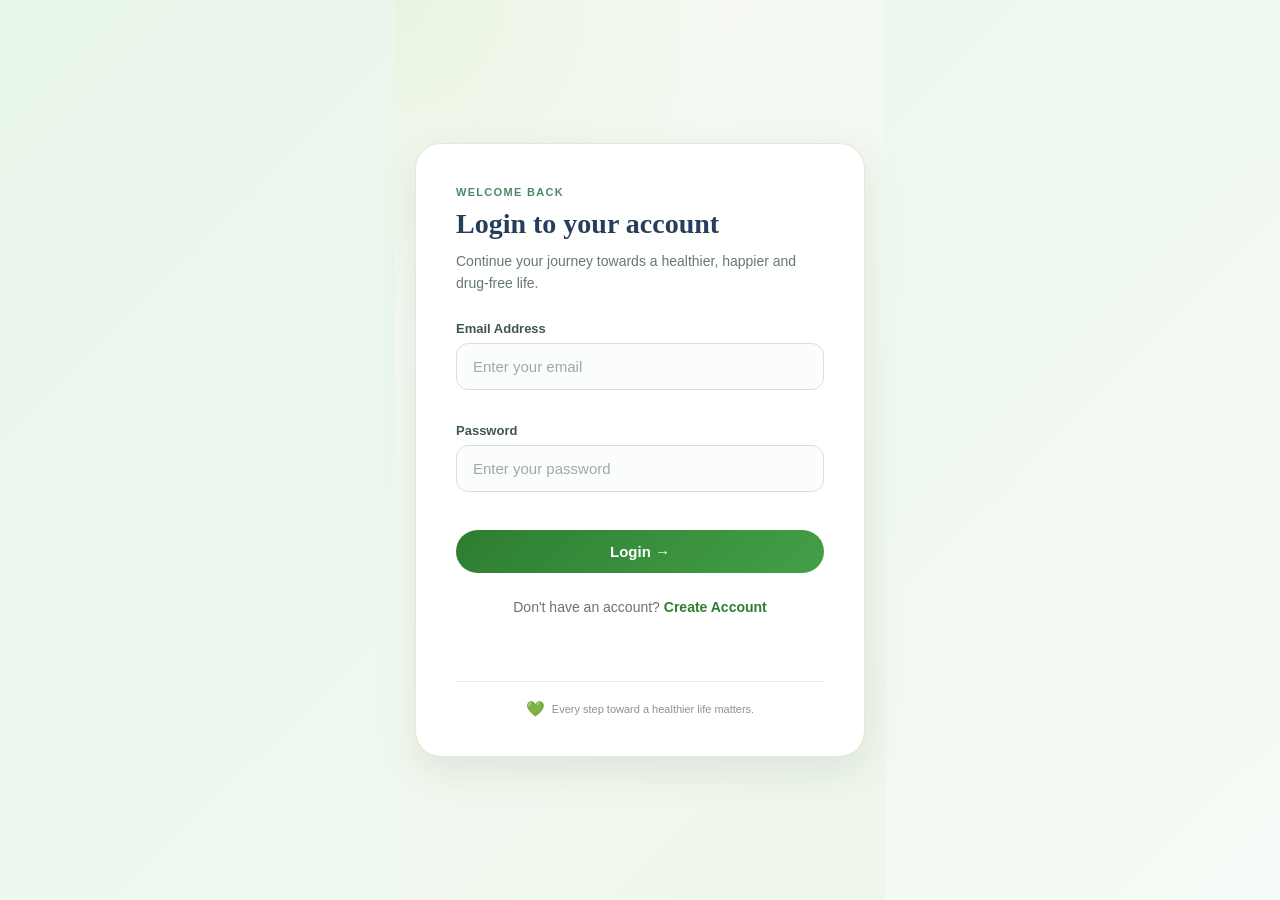
<file: frontend/login.html>
<!DOCTYPE html>
<html lang="en">

<head>
    <meta charset="UTF-8">
    <meta name="viewport" content="width=device-width, initial-scale=1.0">

    <title>HopeBridge - Login</title>

    <link rel="stylesheet" href="style.css">
</head>

<body>

    <main class="auth-page">

        <section class="auth-card">


            <!-- LOGIN HEADING -->

            <div class="auth-heading">

                <span class="auth-eyebrow">
                    WELCOME BACK
                </span>

                <h2>
                    Login to your account
                </h2>

                <p>
                    Continue your journey towards a healthier,
                    happier and drug-free life.
                </p>

            </div>


            <!-- LOGIN FORM -->

            <form id="loginForm">

                <div class="auth-field">

                    <label for="email">
                        Email Address
                    </label>

                    <input
                        type="email"
                        id="email"
                        placeholder="Enter your email"
                        required
                    >

                </div>


                <div class="auth-field">

                    <label for="password">
                        Password
                    </label>

                    <input
                        type="password"
                        id="password"
                        placeholder="Enter your password"
                        required
                    >

                </div>


                <button
                    type="submit"
                    class="auth-button">

                    Login →

                </button>


                <p class="auth-switch">

                    Don't have an account?

                    <a href="index.html">
                        Create Account
                    </a>

                </p>

            </form>


            <p
                id="message"
                class="auth-message">
            </p>


            <!-- FOOTER MESSAGE -->

            <div class="auth-footer">

                <span>💚</span>

                <p>
                    Every step toward a healthier life matters.
                </p>

            </div>

        </section>

    </main>


    <script src="login.js"></script>

</body>

</html>
</file>
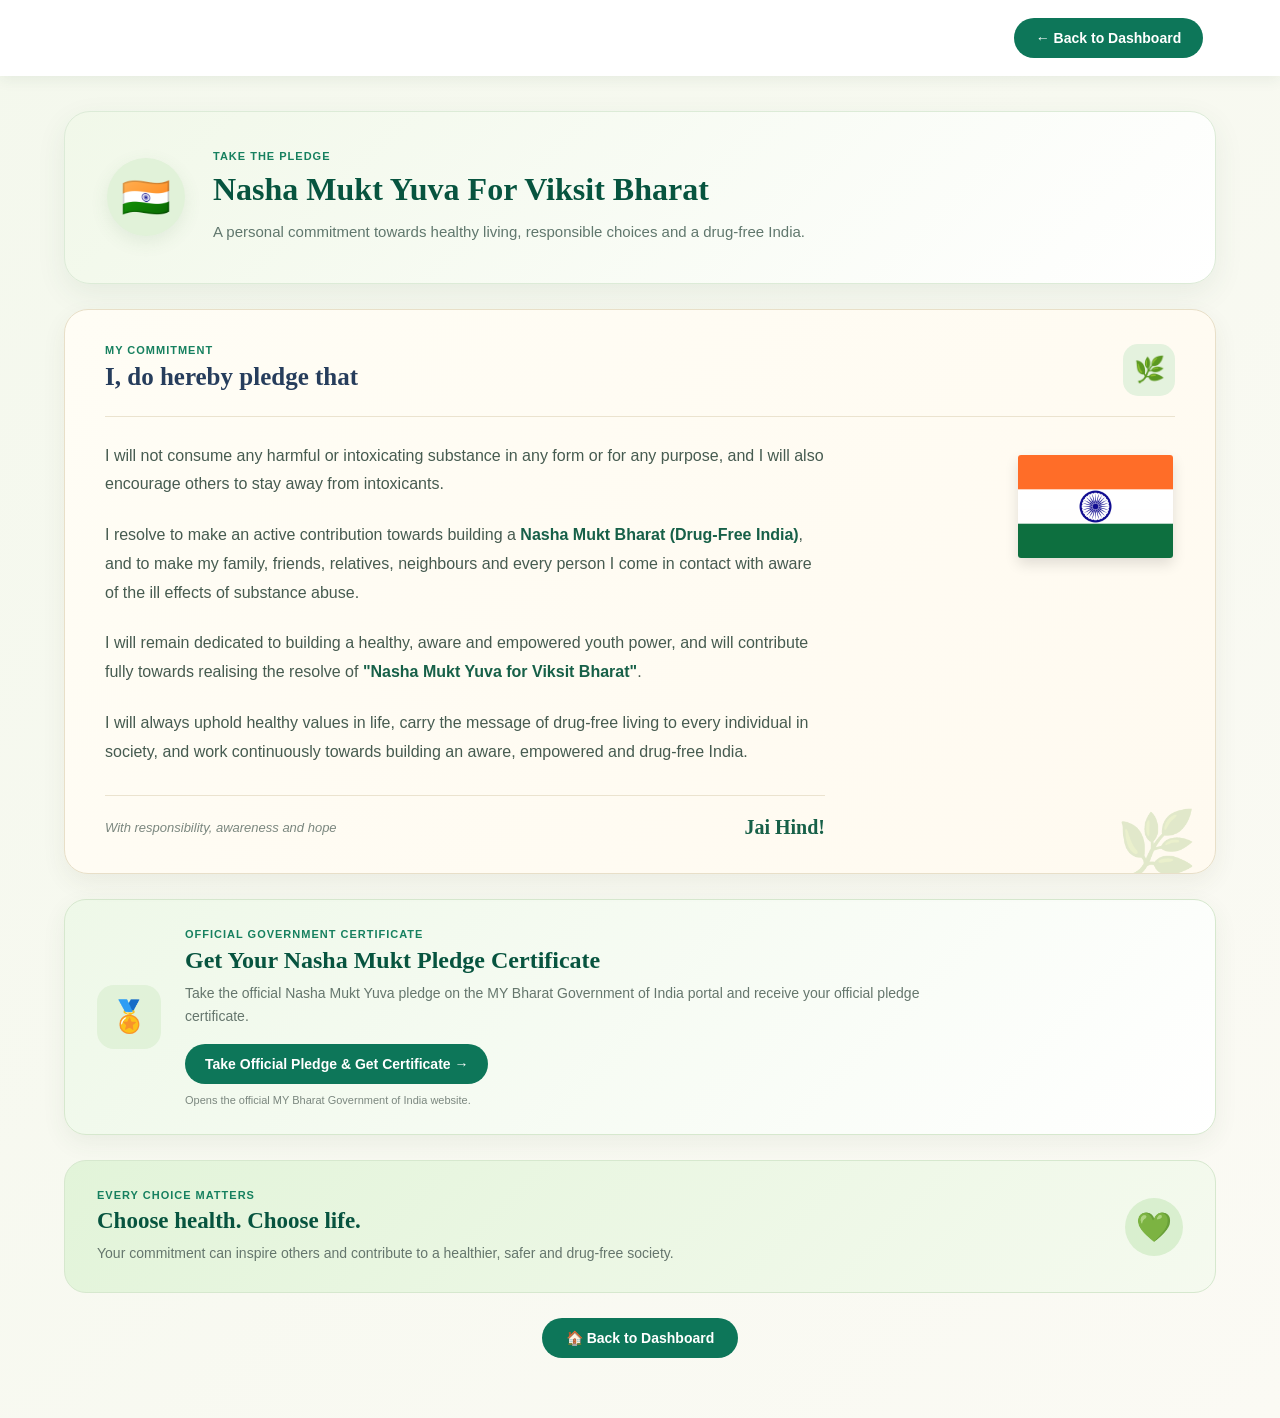
<file: frontend/pledge.html>
<!DOCTYPE html>
<html lang="en">

<head>
    <meta charset="UTF-8">
    <meta name="viewport" content="width=device-width, initial-scale=1.0">

    <title>HopeBridge - Pledge</title>

    <link rel="stylesheet" href="dashboard.css">
</head>

<body>

<header class="feature-header">

    <button onclick="goBackToDashboard()">
        ← Back to Dashboard
    </button>

</header>


<main class="feature-page">

    <!-- PLEDGE HERO -->

    <section class="pledge-hero">

        <div class="pledge-hero-icon">
            🇮🇳
        </div>

        <div>

            <span class="eyebrow">
                TAKE THE PLEDGE
            </span>

            <h1>
                Nasha Mukt Yuva For Viksit Bharat
            </h1>

            <p>
                A personal commitment towards healthy living,
                responsible choices and a drug-free India.
            </p>

        </div>

    </section>


    <!-- PLEDGE CARD -->

    <section class="pledge-card">

        <div class="pledge-card-heading">

            <div>

                <span class="eyebrow">
                    MY COMMITMENT
                </span>

                <h2>
                    I, do hereby pledge that
                </h2>

            </div>

            <div class="pledge-symbol">
                🌿
            </div>

        </div>


        <!-- INDIAN FLAG -->
         <div class="pledge-flag">

    <img
        src="indian-flag.png"
        alt="Indian National Flag"
        class="indian-flag-image">

</div>


        <!-- PLEDGE TEXT -->

        <div class="pledge-text">

            <p>
                I will not consume any harmful or intoxicating
                substance in any form or for any purpose, and I
                will also encourage others to stay away from
                intoxicants.
            </p>


            <p>
                I resolve to make an active contribution towards
                building a <strong>Nasha Mukt Bharat (Drug-Free India)</strong>,
                and to make my family, friends, relatives,
                neighbours and every person I come in contact
                with aware of the ill effects of substance abuse.
            </p>


            <p>
                I will remain dedicated to building a healthy,
                aware and empowered youth power, and will
                contribute fully towards realising the resolve
                of <strong>"Nasha Mukt Yuva for Viksit Bharat"</strong>.
            </p>


            <p>
                I will always uphold healthy values in life,
                carry the message of drug-free living to every
                individual in society, and work continuously
                towards building an aware, empowered and
                drug-free India.
            </p>

        </div>


        <div class="pledge-ending">

            <span>
                With responsibility, awareness and hope
            </span>

            <strong>
                Jai Hind!
            </strong>

        </div>

    </section>
    <!-- OFFICIAL GOVERNMENT CERTIFICATE -->

<section class="certificate-section">

    <div class="certificate-icon">
        🏅
    </div>

    <div class="certificate-content">

        <span class="eyebrow">
            OFFICIAL GOVERNMENT CERTIFICATE
        </span>

        <h2>
            Get Your Nasha Mukt Pledge Certificate
        </h2>

        <p>
            Take the official Nasha Mukt Yuva pledge on the
            MY Bharat Government of India portal and receive
            your official pledge certificate.
        </p>

        <a
            href="https://mybharat.gov.in/nasha_mukt/delegate_registration"
            target="_blank"
            rel="noopener noreferrer"
            class="certificate-button">

            Take Official Pledge & Get Certificate →

        </a>

        <small>
            Opens the official MY Bharat Government of India website.
        </small>

    </div>

</section>


    <!-- CLOSING MESSAGE -->

    <section class="pledge-next-step">

        <div>

            <span class="eyebrow">
                EVERY CHOICE MATTERS
            </span>

            <h2>
                Choose health. Choose life.
            </h2>

            <p>
                Your commitment can inspire others and contribute
                to a healthier, safer and drug-free society.
            </p>

        </div>

        <div class="next-step-icon">
            💚
        </div>

    </section>


    <button
        class="pledge-dashboard-button"
        onclick="goBackToDashboard()">

        🏠 Back to Dashboard

    </button>

</main>


<script>

function goBackToDashboard() {

    window.location.href = "dashboard.html";

}

</script>

</body>

</html>
</file>
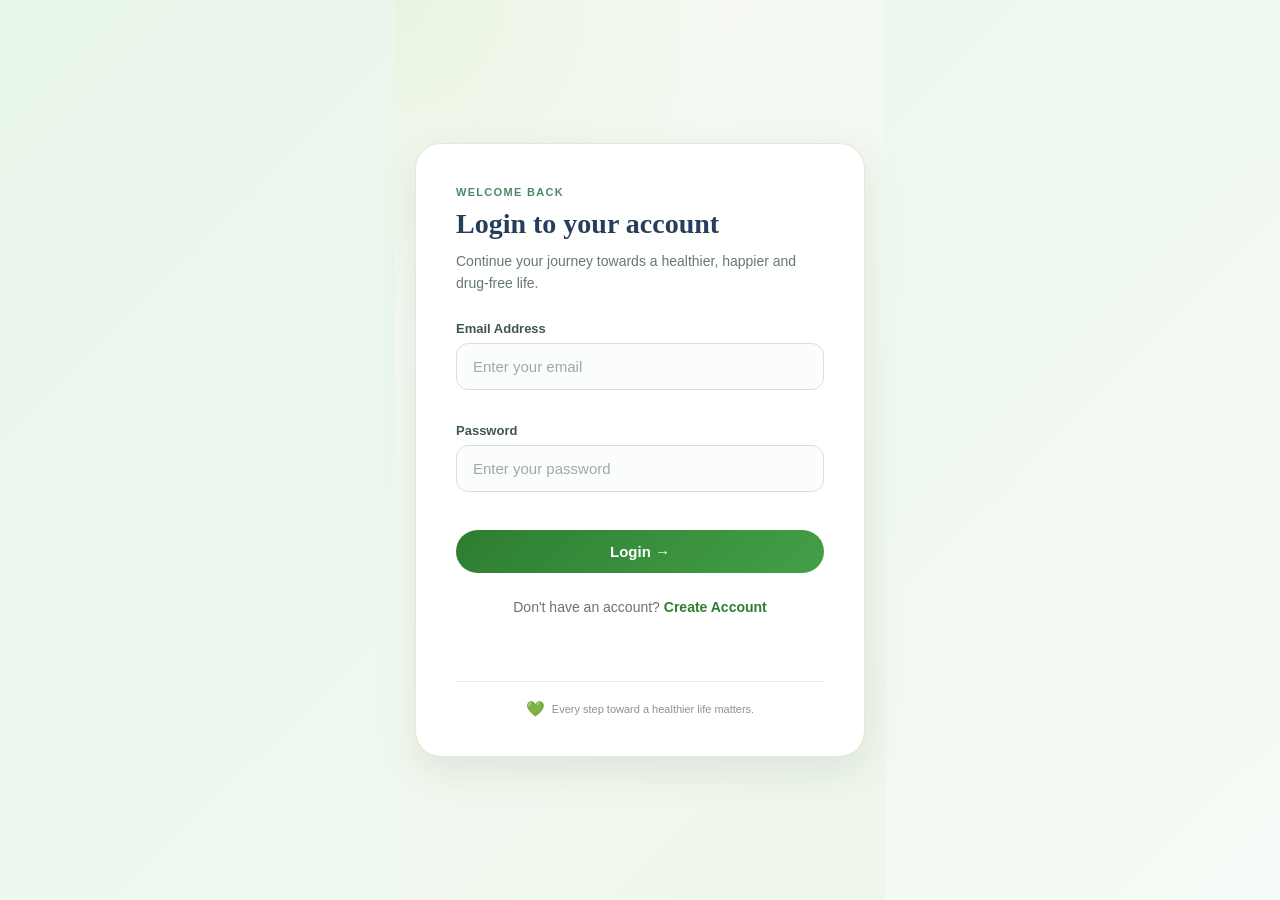
<file: frontend/progress.html>
<!DOCTYPE html>
<html lang="en">

<head>
    <meta charset="UTF-8">
    <meta name="viewport" content="width=device-width, initial-scale=1.0">

    <title>Progress Tracker - HopeBridge</title>

    <link rel="stylesheet" href="dashboard.css">
</head>

<body>

<header class="feature-header">

    <button onclick="window.location.href='dashboard.html'">
        ← Back to Dashboard
    </button>

</header>


<main class="feature-page">

    <!-- PROGRESS HERO -->

    <section class="progress-hero">

        <div class="progress-hero-icon">
            📊
        </div>

        <div>
            <span class="eyebrow">
                YOUR JOURNEY
            </span>

            <h1>
                Recovery Progress
            </h1>

            <p>
                Track your progress, celebrate your consistency,
                and keep moving forward one day at a time.
            </p>
        </div>

    </section>


    <!-- PROGRESS CONTENT -->

    <section class="progress-information">

        <div class="feature-section-heading">

            <div>
                <span class="eyebrow">
                    KEEP GOING
                </span>

                <h2>
                    Your recovery journey
                </h2>

                <p>
                    Every completed day is a step toward a healthier life.
                </p>
            </div>

            <div class="heading-leaf">
                🌱
            </div>

        </div>


        <div id="progressContent" class="progress-content">

            <div class="loading-card">
                Loading your progress...
            </div>

        </div>

    </section>


    <!-- SUPPORTIVE MESSAGE -->

    <section class="progress-next-step">

        <div>

            <span class="eyebrow">
                ONE DAY AT A TIME
            </span>

            <h2>
                Progress is built through consistency.
            </h2>

            <p>
                Celebrate each healthy choice and remember that
                recovery is a journey. Keep taking the next step.
            </p>

        </div>

        <div class="next-step-icon">
            💚
        </div>

    </section>

</main>


<script>

async function loadProgress() {

    const token = localStorage.getItem("access_token");

    if (!token) {
        window.location.href = "login.html";
        return;
    }

    try {

        const response = await fetch(
            "https://hopebridge-backend-5xfs.onrender.com/progress",
            {
                method: "GET",

                headers: {
                    "Authorization": "Bearer " + token
                }
            }
        );

        const data = await response.json();

        if (data.progress) {

            let historyHTML = "";

            data.progress.forEach(function(record) {

                historyHTML += `
                    <div class="progress-history-item">

                        <span class="history-date">
                            ${record.date}
                        </span>

                        <span class="history-status">
                            ✓ ${record.status}
                        </span>

                    </div>
                `;

            });

            document.getElementById("progressContent").innerHTML = `

                <div class="progress-summary">

                    <div class="progress-summary-card">

                        <span class="summary-icon">
                            👋
                        </span>

                        <div>
                            <span class="summary-label">
                                Welcome
                            </span>

                            <h3>
                                ${data.user_name}!
                            </h3>
                        </div>

                    </div>


                    <div class="progress-summary-card">

                        <span class="summary-icon">
                            🌿
                        </span>

                        <div>
                            <span class="summary-label">
                                Days Completed
                            </span>

                            <h3>
                                ${data.total_days}
                            </h3>
                        </div>

                    </div>

                </div>


                <div class="progress-history">

                    <div class="progress-history-heading">

                        <div>
                            <span class="eyebrow">
                                YOUR RECORD
                            </span>

                            <h3>
                                Progress History
                            </h3>
                        </div>

                        <span class="history-icon">
                            📅
                        </span>

                    </div>

                    <div class="history-list">

                        ${historyHTML}

                    </div>

                </div>


                <div class="mark-progress-box">

                    <div>

                        <span class="eyebrow">
                            TODAY
                        </span>

                        <h3>
                            Ready to mark today's progress?
                        </h3>

                        <p>
                            Keep your recovery journey going.
                        </p>

                    </div>

                    <button
                        class="mark-progress-button"
                        onclick="markProgress()">

                        ✓ Mark Today's Progress

                    </button>

                </div>


                <p
                    id="progressMessage"
                    class="progress-message">
                </p>

            `;

        } else {

            document.getElementById("progressContent").innerHTML = `

                <div class="loading-card">
                    <p>${data.message}</p>
                </div>

            `;

        }

    } catch (error) {

        document.getElementById("progressContent").innerHTML = `

            <div class="loading-card">
                <p>Unable to connect to backend.</p>
            </div>

        `;

        console.error(error);
    }
}


async function markProgress() {

    const token = localStorage.getItem("access_token");

    if (!token) {

        document.getElementById("progressMessage").textContent =
            "Please login again.";

        return;
    }

    try {

        const response = await fetch(
           "https://hopebridge-backend-5xfs.onrender.com/progress",
            {
                method: "POST",

                headers: {
                    "Authorization": "Bearer " + token
                }
            }
        );

        const data = await response.json();

        document.getElementById("progressMessage").textContent =
            data.message;

    } catch (error) {

        document.getElementById("progressMessage").textContent =
            "Unable to connect to backend.";

        console.error(error);
    }
}


loadProgress();

</script>

</body>

</html>
</file>
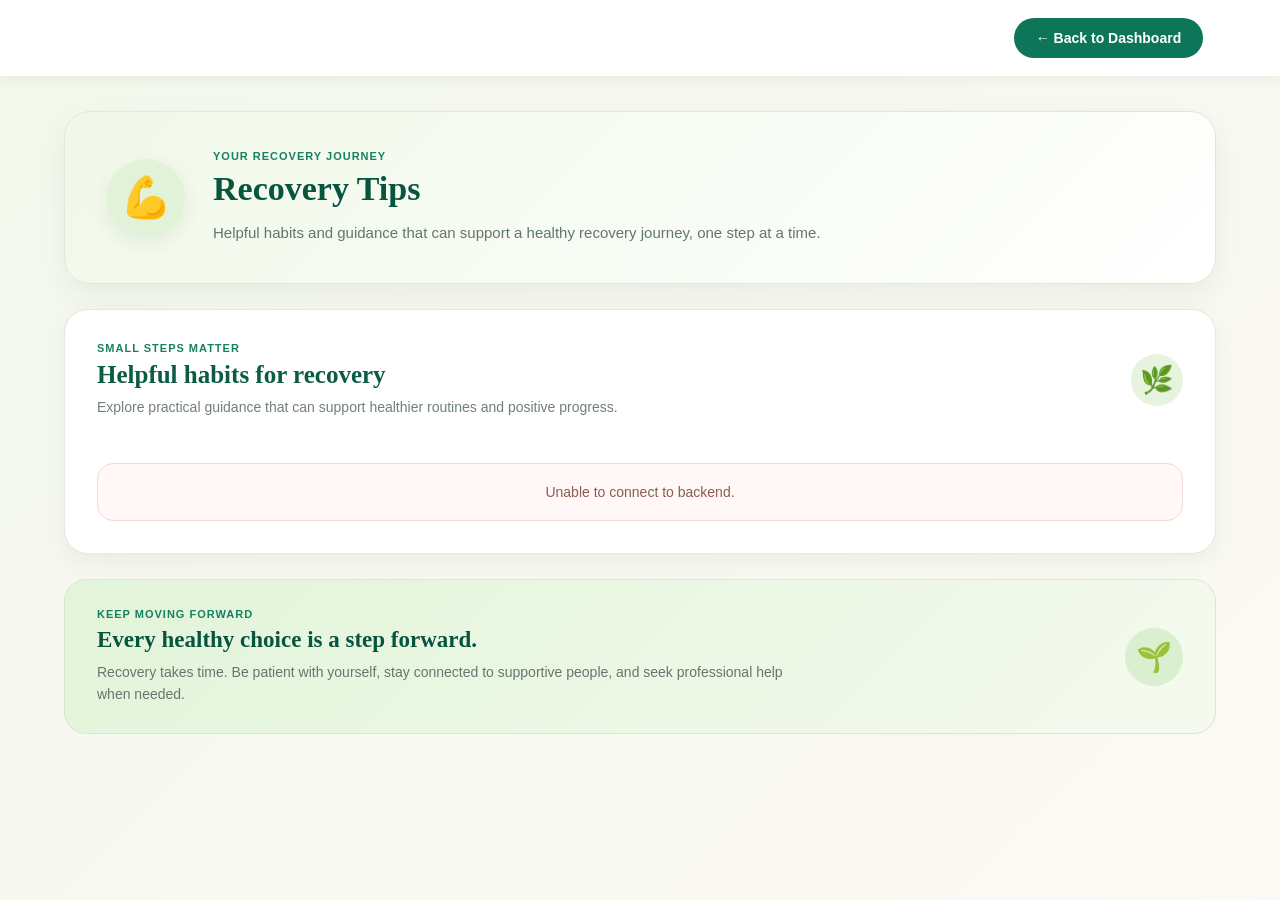
<file: frontend/recovery.html>
<!DOCTYPE html>
<html lang="en">

<head>
    <meta charset="UTF-8">
    <meta name="viewport" content="width=device-width, initial-scale=1.0">

    <title>Recovery Tips - HopeBridge</title>

    <link rel="stylesheet" href="dashboard.css">
</head>

<body>

<header class="feature-header">

    <button onclick="window.location.href='dashboard.html'">
        ← Back to Dashboard
    </button>

</header>


<main class="feature-page">

    <!-- RECOVERY HERO -->

    <section class="recovery-hero">

        <div class="recovery-hero-icon">
            💪
        </div>

        <div>
            <span class="eyebrow">
                YOUR RECOVERY JOURNEY
            </span>

            <h1>
                Recovery Tips
            </h1>

            <p>
                Helpful habits and guidance that can support
                a healthy recovery journey, one step at a time.
            </p>
        </div>

    </section>


    <!-- RECOVERY INFORMATION -->

    <section class="recovery-information">

        <div class="feature-section-heading">

            <div>
                <span class="eyebrow">
                    SMALL STEPS MATTER
                </span>

                <h2>
                    Helpful habits for recovery
                </h2>

                <p>
                    Explore practical guidance that can support
                    healthier routines and positive progress.
                </p>
            </div>

            <div class="heading-leaf">
                🌿
            </div>

        </div>


        <div id="recoveryContent" class="recovery-grid">

            <div class="loading-card">
                Loading recovery tips...
            </div>

        </div>

    </section>


    <!-- SUPPORTIVE MESSAGE -->

    <section class="recovery-next-step">

        <div>

            <span class="eyebrow">
                KEEP MOVING FORWARD
            </span>

            <h2>
                Every healthy choice is a step forward.
            </h2>

            <p>
                Recovery takes time. Be patient with yourself,
                stay connected to supportive people, and seek
                professional help when needed.
            </p>

        </div>

        <div class="next-step-icon">
            🌱
        </div>

    </section>

</main>


<script>

async function loadRecovery() {

    const content =
        document.getElementById("recoveryContent");

    try {

        const response =
            await fetch("https://hopebridge-backend-5xfs.onrender.com/recovery-tips");

        const data =
            await response.json();

        let html = "";

        data.tips.forEach(function(tip, index) {

            const icons = [
                "💧",
                "🧘",
                "🏃",
                "🥗",
                "😴",
                "🤝",
                "🧠",
                "🌿"
            ];

            html += `
                <article class="modern-recovery-card">

                    <div class="modern-recovery-icon">
                        ${icons[index % icons.length]}
                    </div>

                    <div class="modern-recovery-content">

                        <h3>
                            ${tip.title}
                        </h3>

                        <p>
                            ${tip.description}
                        </p>

                    </div>

                </article>
            `;

        });

        content.innerHTML = html;

    } catch (error) {

        content.innerHTML = `
            <div class="loading-card">
                <p>Unable to connect to backend.</p>
            </div>
        `;

        console.error(error);
    }
}

loadRecovery();

</script>

</body>

</html>
</file>
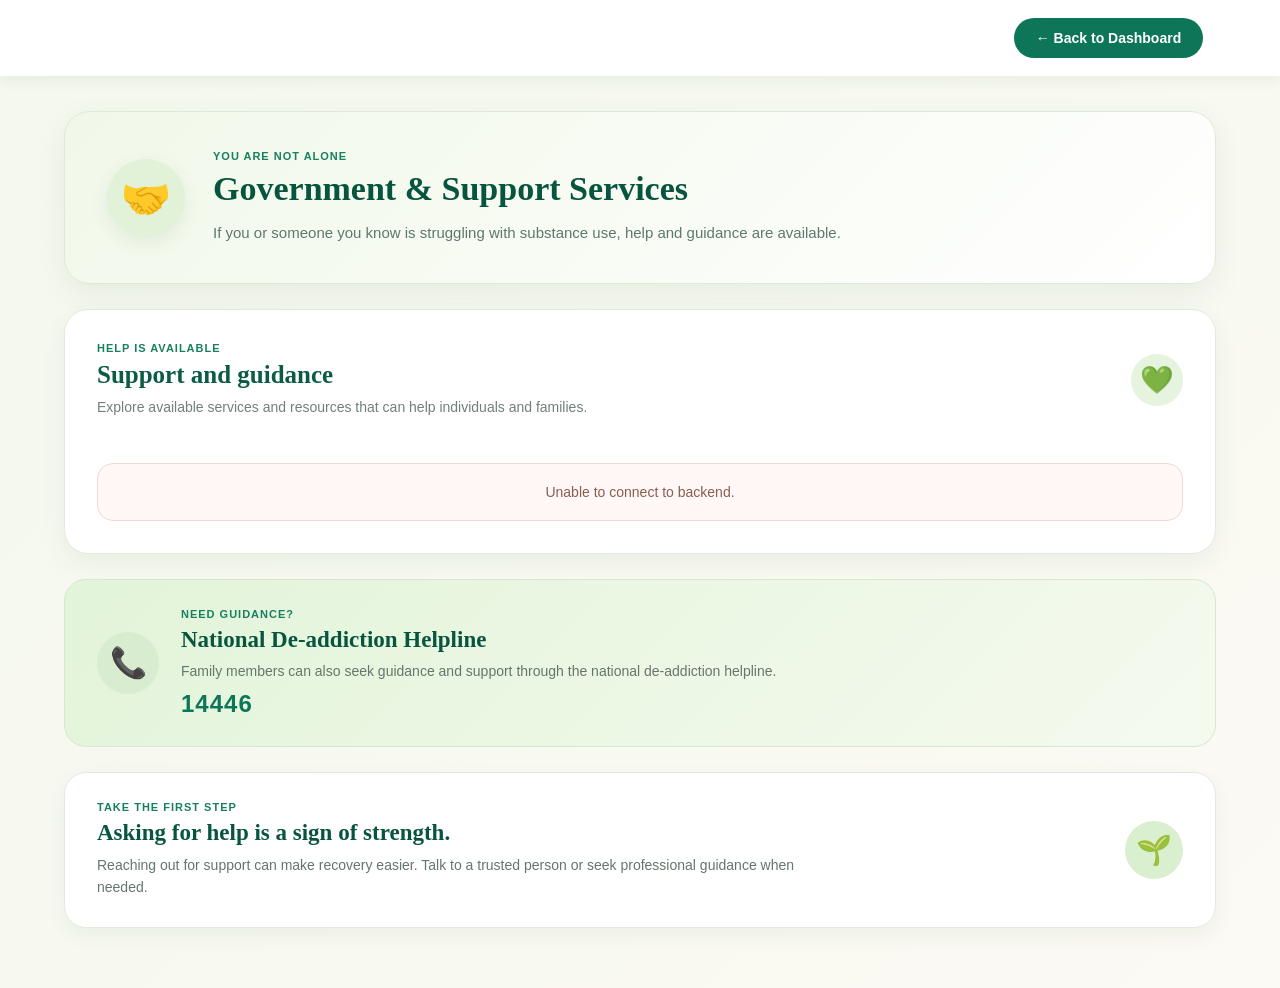
<file: frontend/support.html>
<!DOCTYPE html>
<html lang="en">

<head>
    <meta charset="UTF-8">
    <meta name="viewport" content="width=device-width, initial-scale=1.0">

    <title>Support - HopeBridge</title>

    <link rel="stylesheet" href="dashboard.css">
</head>

<body>

<header class="feature-header">

    <button onclick="window.location.href='dashboard.html'">
        ← Back to Dashboard
    </button>

</header>


<main class="feature-page">

    <!-- SUPPORT HERO -->

    <section class="support-hero">

        <div class="support-hero-icon">
            🤝
        </div>

        <div>
            <span class="eyebrow">
                YOU ARE NOT ALONE
            </span>

            <h1>
                Government & Support Services
            </h1>

            <p>
                If you or someone you know is struggling with
                substance use, help and guidance are available.
            </p>
        </div>

    </section>


    <!-- SUPPORT INFORMATION -->

    <section class="support-information">

        <div class="feature-section-heading">

            <div>
                <span class="eyebrow">
                    HELP IS AVAILABLE
                </span>

                <h2>
                    Support and guidance
                </h2>

                <p>
                    Explore available services and resources
                    that can help individuals and families.
                </p>
            </div>

            <div class="heading-leaf">
                💚
            </div>

        </div>


        <div id="supportContent" class="support-grid">

            <div class="loading-card">
                Loading support information...
            </div>

        </div>

    </section>


    <!-- HELPLINE HIGHLIGHT -->

    <section class="support-helpline">

        <div class="support-helpline-icon">
            📞
        </div>

        <div class="support-helpline-content">

            <span class="eyebrow">
                NEED GUIDANCE?
            </span>

            <h2>
                National De-addiction Helpline
            </h2>

            <p>
                Family members can also seek guidance and
                support through the national de-addiction helpline.
            </p>

            <strong>
                14446
            </strong>

        </div>

    </section>


    <!-- SUPPORTIVE MESSAGE -->

    <section class="support-next-step">

        <div>

            <span class="eyebrow">
                TAKE THE FIRST STEP
            </span>

            <h2>
                Asking for help is a sign of strength.
            </h2>

            <p>
                Reaching out for support can make recovery
                easier. Talk to a trusted person or seek
                professional guidance when needed.
            </p>

        </div>

        <div class="next-step-icon">
            🌱
        </div>

    </section>

</main>


<script>

async function loadSupport() {

    const content =
        document.getElementById("supportContent");

    try {

        const response =
            await fetch("https://hopebridge-backend-5xfs.onrender.com/support");

        const data =
            await response.json();

        let html = "";

        data.information.forEach(function(item, index) {

            const icons = [
                "🏛️",
                "🏥",
                "🤝",
                "🌿",
                "💚",
                "📋"
            ];

            html += `
                <article class="modern-support-card">

                    <div class="modern-support-icon">
                        ${icons[index % icons.length]}
                    </div>

                    <div class="modern-support-content">

                        <h3>
                            ${item.title}
                        </h3>

                        <p>
                            ${item.description}
                        </p>

                    </div>

                </article>
            `;

        });

        content.innerHTML = html;

    } catch (error) {

        content.innerHTML = `
            <div class="loading-card">
                <p>Unable to connect to backend.</p>
            </div>
        `;

        console.error(error);
    }
}

loadSupport();

</script>

</body>

</html>
</file>
<file: frontend/style.css>
* {
    box-sizing: border-box;
}

body {
    margin: 0;
    min-height: 100vh;

    font-family: "Segoe UI", Arial, sans-serif;

    background: linear-gradient(
        135deg,
        #e8f5e9,
        #f5fbf6
    );

    display: flex;
    align-items: center;
    justify-content: center;

    color: #26332a;
}

/* =========================
   MAIN CARD
========================= */

.container {
    width: 90%;
    max-width: 430px;

    background: white;

    padding: 42px 38px;

    border-radius: 22px;

    box-shadow:
        0 12px 35px rgba(46, 125, 50, 0.15);

    border: 1px solid #e1eee3;

    text-align: center;
}

/* =========================
   TITLE
========================= */

.container h1 {
    margin: 0 0 8px;

    color: #1b5e20;

    font-size: 32px;

    letter-spacing: 0.5px;
}

.container h2 {
    margin: 0 0 28px;

    color: #4d5d52;

    font-size: 21px;

    font-weight: 500;
}

/* =========================
   FORMS
========================= */

#registerForm,
#loginForm {
    display: flex;
    flex-direction: column;
    gap: 15px;
}

/* =========================
   INPUTS
========================= */

#registerForm input,
#loginForm input {
    width: 100%;

    padding: 14px 16px;

    border: 1px solid #d5e3d7;

    border-radius: 12px;

    font-size: 15px;

    outline: none;

    background: #fafdfb;

    transition: all 0.25s ease;
}

#registerForm input:focus,
#loginForm input:focus {
    border-color: #43a047;

    background: white;

    box-shadow:
        0 0 0 3px rgba(67, 160, 71, 0.12);
}

/* =========================
   BUTTONS
========================= */

#registerForm button,
#loginForm button {
    margin-top: 5px;

    padding: 13px;

    border: none;

    border-radius: 25px;

    background: linear-gradient(
        135deg,
        #2e7d32,
        #43a047
    );

    color: white;

    font-size: 15px;

    font-weight: 600;

    cursor: pointer;

    transition: all 0.25s ease;
}

#registerForm button:hover,
#loginForm button:hover {
    transform: translateY(-2px);

    box-shadow:
        0 7px 16px rgba(46, 125, 50, 0.25);
}

/* =========================
   LOGIN / REGISTER LINK
========================= */

#registerForm p,
#loginForm p {
    margin: 8px 0 0;

    color: #68756c;

    font-size: 14px;

    line-height: 1.6;
}

#registerForm a,
#loginForm a {
    color: #2e7d32;

    font-weight: 600;

    text-decoration: none;
}

#registerForm a:hover,
#loginForm a:hover {
    text-decoration: underline;
}

/* =========================
   MESSAGE
========================= */

#message {
    margin-top: 18px;

    font-size: 14px;

    color: #2e7d32;
}

/* =========================
   MOBILE
========================= */

@media (max-width: 500px) {

    .container {
        width: 92%;

        padding: 35px 24px;

        border-radius: 18px;
    }

    .container h1 {
        font-size: 28px;
    }

    .container h2 {
        font-size: 19px;
    }
}
/* =========================================
   NASHA MUKTI - LOGIN PAGE
   ========================================= */

.auth-page {
    min-height: 100vh;
    display: flex;
    align-items: center;
    justify-content: center;
    padding: 40px 20px;
    box-sizing: border-box;
    background:
        radial-gradient(circle at top left, #e8f4e1 0, transparent 32%),
        linear-gradient(135deg, #f7faf4, #eef6eb);
}


/* AUTH CARD */

.auth-card {
    width: 100%;
    max-width: 450px;
    padding: 38px 40px;
    box-sizing: border-box;
    background: #ffffff;
    border: 1px solid #dfead9;
    border-radius: 26px;
    box-shadow: 0 14px 40px rgba(48, 80, 52, 0.10);
}


/* BRAND */

.auth-brand {
    display: flex;
    align-items: center;
    gap: 14px;
    margin-bottom: 34px;
}

.auth-logo {
    width: 54px;
    height: 54px;
    display: flex;
    align-items: center;
    justify-content: center;
    flex-shrink: 0;
    background: #e3f3dd;
    border-radius: 16px;
    font-size: 27px;
}

.auth-brand h1 {
    margin: 0;
    color: #07543f;
    font-family: Georgia, "Times New Roman", serif;
    font-size: 25px;
}

.auth-brand p {
    margin: 4px 0 0;
    color: #7a877f;
    font-size: 12px;
}


/* HEADING */

.auth-heading {
    margin-bottom: 26px;
}

.auth-eyebrow {
    display: inline-block;
    margin-bottom: 8px;
    color: #4b8a65;
    font-size: 11px;
    font-weight: 700;
    letter-spacing: 1.3px;
}

.auth-heading h2 {
    margin: 0 0 9px;
    color: #263d5c;
    font-family: Georgia, "Times New Roman", serif;
    font-size: 28px;
    line-height: 1.25;
}

.auth-heading p {
    margin: 0;
    color: #687970;
    font-size: 14px;
    line-height: 1.6;
}


/* FORM */

.auth-field {
    margin-bottom: 18px;
}

.auth-field label {
    display: block;
    margin-bottom: 7px;
    color: #40564b;
    font-size: 13px;
    font-weight: 600;
}

.auth-field input {
    width: 100%;
    box-sizing: border-box;
    padding: 14px 15px;
    background: #f9fbf7;
    border: 1px solid #dce8d9;
    border-radius: 12px;
    color: #40564b;
    font-size: 14px;
    outline: none;
    transition: all 0.2s ease;
}

.auth-field input::placeholder {
    color: #a0aaa4;
}

.auth-field input:focus {
    background: #ffffff;
    border-color: #8fbd82;
    box-shadow: 0 0 0 3px rgba(143, 189, 130, 0.15);
}


/* LOGIN BUTTON */

.auth-button {
    width: 100%;
    margin-top: 5px;
    padding: 14px 20px;
    background: #0d7659;
    color: #ffffff;
    border: none;
    border-radius: 24px;
    font-size: 14px;
    font-weight: 600;
    cursor: pointer;
    transition: all 0.25s ease;
}

.auth-button:hover {
    background: #095d47;
    transform: translateY(-2px);
    box-shadow: 0 7px 18px rgba(13, 118, 89, 0.20);
}


/* ACCOUNT SWITCH */

.auth-switch {
    margin: 20px 0 0;
    text-align: center;
    color: #78857d;
    font-size: 13px;
}

.auth-switch a {
    color: #0d7659;
    font-weight: 600;
    text-decoration: none;
}

.auth-switch a:hover {
    text-decoration: underline;
}


/* MESSAGE */

.auth-message {
    min-height: 20px;
    margin: 15px 0 0;
    text-align: center;
    color: #b04a4a;
    font-size: 13px;
    line-height: 1.5;
}


/* FOOTER */

.auth-footer {
    display: flex;
    align-items: center;
    justify-content: center;
    gap: 7px;
    margin-top: 25px;
    padding-top: 18px;
    border-top: 1px solid #e6eee2;
}

.auth-footer span {
    font-size: 15px;
}

.auth-footer p {
    margin: 0;
    color: #89948d;
    font-size: 11px;
}


/* RESPONSIVE */

@media (max-width: 600px) {

    .auth-page {
        padding: 25px 16px;
    }

    .auth-card {
        padding: 30px 24px;
        border-radius: 22px;
    }

    .auth-brand {
        margin-bottom: 28px;
    }

    .auth-heading h2 {
        font-size: 25px;
    }

}
</file>
<file: frontend/dashboard.css>
* {
    box-sizing: border-box;
}
body {
    margin: 0;
    font-family: "Segoe UI", Arial, sans-serif;
    background: linear-gradient(135deg, #f4f8ed, #fbfaf4);
    color: #26352d;
    min-height: 100vh;
}


/* =========================
   HEADER
========================= */
.header {
    background: #ffffff;
    color: #26352d;
    padding: 18px 6%;
    display: flex;
    justify-content: flex-end;
    align-items: center;
    box-shadow: 0 3px 18px rgba(57, 82, 55, 0.08);
    position: sticky;
    top: 0;
    z-index: 100;
}

.header button {
    background: #527a52;
    color: white;
    border: none;
    padding: 11px 22px;
    border-radius: 25px;
    cursor: pointer;
    font-weight: 600;
    font-size: 14px;
    transition: all 0.25s ease;
}

.header button:hover {
    transform: translateY(-2px);
    box-shadow: 0 6px 15px rgba(67, 99, 65, 0.20);
}

/* =========================
   MAIN DASHBOARD
========================= */

.dashboard {
    width: 94%;
    max-width: 1450px;
    margin: 28px auto 45px;
}

/* =========================
   WELCOME SECTION
========================= */
/* =========================
   HERO / WELCOME
========================= */

.welcome {
    background: #f5f9ee;
    min-height: 285px;
    border-radius: 24px;
    margin-bottom: 28px;
    display: grid;
    grid-template-columns: 48% 52%;
    overflow: hidden;
    border: 1px solid #dfe9d7;
    box-shadow: 0 8px 25px rgba(63, 83, 61, 0.08);
}

.welcome-content {
    padding: 30px 35px 30px 40px;
    display: flex;
    align-items: flex-start;
    gap: 20px;
}

.welcome-icon {
    flex-shrink: 0;
    width: 66px;
    height: 66px;
    margin: 0;
    display: flex;
    align-items: center;
    justify-content: center;
    background: #e2f3d8;
    border-radius: 50%;
    font-size: 36px;
    box-shadow: none;
}

.welcome-text {
    padding-top: 2px;
}

.welcome h2 {
    color: #14563f;
    margin: 0;
    font-family: Georgia, "Times New Roman", serif;
    font-size: 43px;
    line-height: 1.05;
    font-weight: 700;
}

.welcome h2:nth-of-type(2) {
    color: #45a85b;
}

.welcome p {
    max-width: 540px;
    margin: 14px 0 0;
    line-height: 1.55;
    color: #41746d;
    font-size: 16px;
}

.welcome-message {
    display: inline-block;
    background: #e0f1d9;
    padding: 11px 18px;
    border-radius: 25px;
    color: #14563f !important;
    margin-top: 17px !important;
    font-size: 15px !important;
}

.welcome-decoration {
    min-height: 285px;
    overflow: hidden;
    position: relative;
    border-radius: 150px 0 0 150px;
}

.welcome-decoration img {
    width: 100%;
    height: 100%;
    min-height: 285px;
    display: block;
    object-fit: cover;
    object-position: center;
}


/* =========================
   CARDS
========================= */
.cards {
    display: grid;
    grid-template-columns: repeat(12, 1fr);
    gap: 20px;
}

.card {
    grid-column: span 3;
    background: #ffffff;
    padding: 25px;
    min-height: 220px;
    border-radius: 20px;
    text-align: left;
    box-shadow: 0 7px 22px rgba(63, 83, 61, 0.08);
    border: 1px solid #e5eadf;
    transition: all 0.25s ease;
}

.card:nth-child(n + 5) {
    grid-column: span 4;
}

.card:hover {
    transform: translateY(-5px);
    box-shadow: 0 12px 28px rgba(63, 83, 61, 0.14);
}

.card .icon {
    width: 55px;
    height: 55px;
    display: flex;
    align-items: center;
    justify-content: center;
    background: #edf5e8;
    border-radius: 50%;
    font-size: 30px;
    margin-bottom: 12px;
}

.card h3 {
    color: #245b42;
    margin: 8px 0;
    font-size: 21px;
}

.card p {
    color: #68776f;
    line-height: 1.55;
    margin-bottom: 18px;
}

.card button {
    background: #148b6a;
    color: white;
    border: none;
    padding: 10px 20px;
    border-radius: 25px;
    cursor: pointer;
    font-weight: 600;
    transition: all 0.25s ease;
}

.card button:hover {
    background: #087456;
    transform: translateY(-2px);
}

/* =========================
   CONTENT PAGES
========================= */

.content {
    background: white;
    padding: 40px;
    margin-top: 25px;
    border-radius: 20px;
    box-shadow: 0 8px 25px rgba(0, 0, 0, 0.07);
    border: 1px solid #dceff7;
}

.content > h2 {
    color: #0288d1;
    text-align: center;
    font-size: 28px;
    margin-top: 0;
}

.content > p {
    text-align: center;
    color: #68757c;
    line-height: 1.7;
}

/* =========================
   AWARENESS CARDS
========================= */

.awareness-card {
    background: #f1faff;
    border-left: 5px solid #29b6f6;
    padding: 20px;
    margin: 18px 0;
    border-radius: 12px;
    text-align: left;
    transition: transform 0.2s ease;
}

.awareness-card:hover {
    transform: translateX(4px);
}

.awareness-card h3 {
    color: #0288d1;
    margin-top: 0;
}

.awareness-card p {
    color: #59666d;
    line-height: 1.7;
}

/* =========================
   RECOVERY CARDS
========================= */

.recovery-card {
    background: #f1faff;
    padding: 22px;
    margin: 18px 0;
    border-radius: 14px;
    text-align: left;
    border: 1px solid #d6edf8;
    transition: all 0.25s ease;
}

.recovery-card:hover {
    transform: translateY(-3px);
    box-shadow: 0 7px 18px rgba(3, 169, 244, 0.10);
}

.recovery-card h3 {
    color: #0288d1;
    margin-top: 0;
}

.recovery-card p {
    color: #59666d;
    line-height: 1.7;
}

/* =========================
   SUPPORT CARDS
========================= */

.support-card {
    background: #f1faff;
    padding: 22px;
    margin: 18px 0;
    border-radius: 14px;
    text-align: left;
    border: 1px solid #d6edf8;
}

.support-card h3 {
    color: #0288d1;
    margin-top: 0;
}

.support-card p {
    color: #59666d;
    line-height: 1.7;
}

/* =========================
   ASSESSMENT
========================= */

.assessment-question {
    background: #f5fbfe;
    border: 1px solid #dceff7;
    padding: 22px;
    margin: 20px 0;
    border-radius: 14px;
    text-align: left;
}

.assessment-question h3 {
    color: #0288d1;
    margin-top: 0;
    line-height: 1.5;
}

.assessment-question label {
    display: block;
    padding: 8px 0;
    color: #56646b;
    cursor: pointer;
}

.assessment-question input {
    margin-right: 8px;
    accent-color: #03a9f4;
}

.content button {
    background: linear-gradient(135deg, #03a9f4, #29b6f6);
    color: white;
    border: none;
    padding: 12px 24px;
    border-radius: 25px;
    cursor: pointer;
    font-weight: 600;
    font-size: 14px;
    transition: all 0.25s ease;
}

.content button:hover {
    transform: translateY(-2px);
    box-shadow: 0 6px 15px rgba(3, 169, 244, 0.25);
}

/* =========================
   ASSESSMENT RESULT
========================= */

.assessment-result {
    background: #eef9ff;
    border: 1px solid #ccecf9;
    padding: 30px;
    margin-top: 30px;
    border-radius: 16px;
    text-align: center;
}

.assessment-result h2 {
    color: #0288d1;
}

.assessment-result h3 {
    color: #03a9f4;
    font-size: 24px;
}

.assessment-result p {
    line-height: 1.7;
    color: #56646b;
}

/* =========================
   WELCOME ICON & MESSAGE
========================= */

.welcome-icon {
    width: 75px;
    height: 75px;
    margin: 0 auto 15px;
    display: flex;
    align-items: center;
    justify-content: center;
    background: #e1f5fe;
    border-radius: 50%;
    font-size: 38px;
    box-shadow: 0 5px 15px rgba(3, 169, 244, 0.12);
}

.welcome-message {
    margin-top: 20px !important;
    color: #0288d1 !important;
    font-size: 15px !important;
}

/* =========================
   MOBILE
========================= */

@media (max-width: 700px) {

    .header {
        padding: 15px 5%;
    }

    .header h1 {
        font-size: 23px;
    }

    .header button {
        padding: 9px 14px;
        font-size: 13px;
    }

    .dashboard {
        width: 94%;
        margin: 25px auto;
    }

       .welcome {
        grid-template-columns: 1fr;
    }

    .welcome-content {
        padding: 30px 22px;
        flex-direction: column;
        align-items: center;
        text-align: center;
    }

    .welcome-text {
        padding-top: 0;
    }

    .welcome h2 {
        font-size: 32px;
    }

    .welcome p {
        margin-left: auto;
        margin-right: auto;
    }

    .welcome-decoration {
        min-height: 220px;
        border-radius: 0;
    }

    .welcome-decoration img {
        min-height: 220px;
    }

    .cards {
        grid-template-columns: 1fr;
    }

    .card {
        padding: 25px 20px;
    }

    .content {
        padding: 25px 18px;
    }

    .content > h2 {
        font-size: 24px;
    }

    .card:last-child {
        grid-column: auto;
        width: 100%;
    }
        .extra-sections {
        grid-template-columns: 1fr;
    }

    .success-section,
    .schemes-section {
        padding: 22px 18px;
    }
}
/* =========================
   NEW DASHBOARD SECTIONS
========================= */
/* =========================
   SUCCESS STORIES + SCHEMES
========================= */

.extra-sections {
    display: grid;
    grid-template-columns: 1fr 1fr;
    gap: 22px;
    margin-top: 28px;
}

.success-section,
.schemes-section {
    background: #ffffff;
    padding: 28px;
    border-radius: 22px;
    border: 1px solid #e2ebe0;
    box-shadow: 0 8px 24px rgba(50, 80, 55, 0.08);
}

/* Section heading */

.section-heading {
    display: flex;
    justify-content: space-between;
    align-items: center;
    margin-bottom: 20px;
}

.section-heading h2 {
    margin: 0;
    color: #14563f;
    font-family: Georgia, "Times New Roman", serif;
    font-size: 25px;
}

.section-heading p {
    margin: 6px 0 0;
    color: #708078;
    font-size: 14px;
    line-height: 1.5;
}

.section-icon {
    width: 48px;
    height: 48px;
    display: flex;
    align-items: center;
    justify-content: center;
    background: #e5f3df;
    border-radius: 50%;
    font-size: 25px;
}

/* =========================
   SUCCESS STORY
========================= */

.story-card {
    background: linear-gradient(135deg, #f1f8eb, #fbfcf8);
    padding: 24px;
    border-radius: 18px;
    border: 1px solid #dfeadd;
    position: relative;
    overflow: hidden;
}

.story-card::after {
    content: "🌿";
    position: absolute;
    right: 12px;
    bottom: -12px;
    font-size: 70px;
    opacity: 0.12;
}

.story-quote {
    color: #28714d;
    font-size: 18px;
    font-weight: 700;
    line-height: 1.45;
    margin: 0 0 15px;
}

.story-card h3 {
    margin: 0 0 8px;
    color: #245b42;
    font-size: 18px;
}

.story-card p {
    color: #68776f;
    line-height: 1.65;
    margin: 0 0 14px;
    font-size: 14px;
}

.story-card small {
    color: #748178;
    line-height: 1.5;
    font-size: 12px;
}

/* =========================
   GOVERNMENT SCHEMES
========================= */

.scheme-list {
    display: flex;
    flex-direction: column;
    gap: 12px;
}

.scheme-item {
    display: flex;
    gap: 14px;
    align-items: flex-start;
    padding: 16px;
    background: #f7faf5;
    border: 1px solid #e8eee4;
    border-radius: 16px;
    transition: all 0.2s ease;
}

.scheme-item:hover {
    transform: translateY(-2px);
    background: #f0f7ec;
    box-shadow: 0 5px 15px rgba(55, 90, 60, 0.07);
}

.scheme-item > span {
    width: 42px;
    height: 42px;
    flex-shrink: 0;
    display: flex;
    align-items: center;
    justify-content: center;
    background: #e3f2dc;
    border-radius: 12px;
    font-size: 22px;
}

.scheme-item h3 {
    margin: 0 0 5px;
    color: #286348;
    font-size: 16px;
}

.scheme-item p {
    margin: 0;
    color: #707c75;
    font-size: 13px;
    line-height: 1.55;
}

/* =========================
   PLEDGE
========================= */

.pledge-card {
    background: linear-gradient(135deg, #edf8e8, #ffffff);
    border: 1px solid #d4e6cc;
    position: relative;
    overflow: hidden;
}

.pledge-card::after {
    content: "🌿";
    position: absolute;
    right: 18px;
    bottom: -10px;
    font-size: 65px;
    opacity: 0.15;
}

/* =========================
   FOOTER MESSAGE
========================= */

.footer-message {
    margin-top: 28px;
    padding: 20px;
    text-align: center;
    color: #28714d;
    font-weight: 600;
    background: #eef7e9;
    border-radius: 18px;
}
.pledge-card {
    background: linear-gradient(135deg, #eef7e7, #ffffff);
    border: 1px solid #d6e6ce;
    position: relative;
    overflow: hidden;
}

.pledge-card::after {
    content: "🌿";
    position: absolute;
    right: 18px;
    bottom: -10px;
    font-size: 65px;
    opacity: 0.18;
}
/* =========================
   MODERN FEATURE PAGES
   AWARENESS
========================= */

.feature-header {
    background: #ffffff;
    padding: 18px 6%;
    display: flex;
    justify-content: flex-end;
    align-items: center;
    box-shadow: 0 3px 14px rgba(40, 80, 55, 0.08);
    position: sticky;
    top: 0;
    z-index: 100;
}

.feature-header button {
    background: #0d7659;
    color: #ffffff;
    border: none;
    padding: 12px 22px;
    border-radius: 25px;
    cursor: pointer;
    font-weight: 600;
    font-size: 14px;
    transition: all 0.25s ease;
}

.feature-header button:hover {
    background: #095d47;
    transform: translateY(-2px);
    box-shadow: 0 5px 14px rgba(13, 118, 89, 0.20);
}


/* =========================
   FEATURE PAGE
========================= */

.feature-page {
    width: 90%;
    max-width: 1200px;
    margin: 35px auto 60px;
}


/* =========================
   AWARENESS HERO
========================= */

.awareness-hero {
    display: flex;
    align-items: center;
    gap: 28px;
    padding: 38px 42px;
    margin-bottom: 25px;

    background: linear-gradient(
        135deg,
        #f1f8e9,
        #ffffff
    );

    border: 1px solid #dcebd7;
    border-radius: 26px;

    box-shadow:
        0 10px 30px rgba(54, 90, 58, 0.08);
}

.awareness-hero-icon {
    width: 78px;
    height: 78px;
    flex-shrink: 0;

    display: flex;
    align-items: center;
    justify-content: center;

    background: #e1f2d9;
    border-radius: 50%;

    font-size: 40px;

    box-shadow:
        0 6px 18px rgba(70, 120, 70, 0.10);
}

.eyebrow {
    display: block;

    color: #16805f;

    font-size: 11px;
    font-weight: 700;

    letter-spacing: 1px;

    margin-bottom: 7px;
}

.awareness-hero h1 {
    margin: 0 0 10px;

    color: #07543f;

    font-family: Georgia, "Times New Roman", serif;

    font-size: 34px;
    line-height: 1.2;
}

.awareness-hero p {
    margin: 0;

    max-width: 700px;

    color: #60776d;

    font-size: 15px;
    line-height: 1.7;
}


/* =========================
   INFORMATION SECTION
========================= */

.awareness-information {
    background: #ffffff;

    padding: 32px;

    border-radius: 24px;

    border: 1px solid #e1ebe0;

    box-shadow:
        0 8px 25px rgba(50, 80, 55, 0.07);
}

.feature-section-heading {
    display: flex;
    justify-content: space-between;
    align-items: center;

    margin-bottom: 24px;
}

.feature-section-heading h2 {
    margin: 0 0 7px;

    color: #0b5b45;

    font-family: Georgia, "Times New Roman", serif;

    font-size: 25px;
}

.feature-section-heading p {
    margin: 0;

    color: #718078;

    font-size: 14px;
    line-height: 1.6;
}

.heading-leaf {
    width: 52px;
    height: 52px;

    display: flex;
    align-items: center;
    justify-content: center;

    background: #e5f3df;

    border-radius: 50%;

    font-size: 27px;
}


/* =========================
   AWARENESS GRID
========================= */

.awareness-grid {
    display: grid;

    grid-template-columns:
        repeat(2, minmax(0, 1fr));

    gap: 16px;
}


/* =========================
   MODERN AWARENESS CARD
========================= */

.modern-awareness-card {
    display: flex;
    align-items: flex-start;

    gap: 16px;

    padding: 22px;

    background: #f8fbf6;

    border: 1px solid #e3ece0;

    border-radius: 18px;

    transition: all 0.25s ease;

    position: relative;
    overflow: hidden;
}

.modern-awareness-card::after {
    content: "";

    position: absolute;

    width: 90px;
    height: 90px;

    right: -35px;
    top: -35px;

    background: #e7f4df;

    border-radius: 50%;

    opacity: 0.65;
}

.modern-awareness-card:hover {
    transform: translateY(-3px);

    background: #ffffff;

    box-shadow:
        0 8px 20px rgba(48, 90, 55, 0.09);

    border-color: #d2e4cc;
}

.modern-awareness-icon {
    width: 48px;
    height: 48px;

    flex-shrink: 0;

    display: flex;
    align-items: center;
    justify-content: center;

    background: #e3f3dd;

    border-radius: 14px;

    font-size: 24px;

    position: relative;
    z-index: 1;
}

.modern-awareness-content {
    position: relative;
    z-index: 1;
}

.modern-awareness-content h3 {
    margin: 2px 0 7px;

    color: #176048;

    font-size: 17px;
}

.modern-awareness-content p {
    margin: 0;

    color: #687970;

    font-size: 14px;

    line-height: 1.65;
}


/* =========================
   LOADING CARD
========================= */

.loading-card {
    grid-column: 1 / -1;

    padding: 25px;

    text-align: center;

    background: #f5faf3;

    border: 1px solid #e1ebe0;

    border-radius: 16px;

    color: #718078;
}


/* =========================
   NEXT STEP
========================= */

.awareness-next-step {
    display: flex;

    align-items: center;
    justify-content: space-between;

    margin-top: 25px;

    padding: 28px 32px;

    background: linear-gradient(
        135deg,
        #e2f4d9,
        #f5faef
    );

    border: 1px solid #d6e8ce;

    border-radius: 22px;
}

.awareness-next-step h2 {
    margin: 0 0 8px;

    color: #07543f;

    font-family: Georgia, "Times New Roman", serif;

    font-size: 23px;
}

.awareness-next-step p {
    margin: 0;

    max-width: 720px;

    color: #65766d;

    font-size: 14px;

    line-height: 1.6;
}

.next-step-icon {
    width: 58px;
    height: 58px;

    flex-shrink: 0;

    display: flex;
    align-items: center;
    justify-content: center;

    background: #d9efcf;

    border-radius: 50%;

    font-size: 29px;
}


/* =========================
   MOBILE
========================= */

@media (max-width: 700px) {

    .feature-header {
        padding: 14px 5%;
    }

    .feature-header button {
        padding: 10px 16px;
        font-size: 13px;
    }

    .feature-page {
        width: 94%;
        margin: 22px auto 40px;
    }

    .awareness-hero {
        flex-direction: column;
        align-items: flex-start;

        padding: 28px 24px;
    }

    .awareness-hero h1 {
        font-size: 28px;
    }

    .awareness-information {
        padding: 22px 18px;
    }

    .feature-section-heading h2 {
        font-size: 22px;
    }

    .awareness-grid {
        grid-template-columns: 1fr;
    }

    .awareness-next-step {
        padding: 24px;

        gap: 20px;
    }

    .awareness-next-step h2 {
        font-size: 21px;
    }
}
/* =========================
   COMMON SUBSTANCES
========================= */

.substance-section {
    margin-bottom: 28px;
}

.substance-grid {
    display: grid;
    grid-template-columns: repeat(3, 1fr);
    gap: 14px;
}

.substance-card {
    padding: 20px;
    background: #f7faf5;
    border: 1px solid #e3ece0;
    border-radius: 18px;
    transition: all 0.25s ease;
}

.substance-card:hover {
    transform: translateY(-3px);
    background: #ffffff;
    box-shadow: 0 8px 18px rgba(48, 90, 55, 0.08);
}

.substance-card > span {
    width: 44px;
    height: 44px;
    display: flex;
    align-items: center;
    justify-content: center;
    background: #e4f2de;
    border-radius: 13px;
    font-size: 22px;
    margin-bottom: 12px;
}

.substance-card h3 {
    margin: 0 0 7px;
    color: #176048;
    font-size: 16px;
}

.substance-card p {
    margin: 0;
    color: #6d7b73;
    font-size: 13px;
    line-height: 1.55;
}

.awareness-divider {
    height: 1px;
    background: #e4ece1;
    margin: 28px 0;
}

@media (max-width: 700px) {

    .substance-grid {
        grid-template-columns: 1fr;
    }
}/* =========================
   SELF-ASSESSMENT BUTTON
========================= */

.assessment-button {
    display: inline-block;
    margin-top: 18px;
    padding: 12px 22px;
    background: #0d7659;
    color: #ffffff;
    border: none;
    border-radius: 25px;
    font-size: 14px;
    font-weight: 600;
    cursor: pointer;
    transition: all 0.25s ease;
}

.assessment-button:hover {
    background: #095d47;
    transform: translateY(-2px);
    box-shadow: 0 6px 16px rgba(13, 118, 89, 0.20);
}
/* =========================
   RECOVERY TIPS
========================= */

.recovery-hero {
    display: flex;
    align-items: center;
    gap: 28px;
    padding: 38px 42px;
    margin-bottom: 25px;
    background: linear-gradient(135deg, #f1f8e9, #ffffff);
    border: 1px solid #dcebd7;
    border-radius: 26px;
    box-shadow: 0 10px 30px rgba(54, 90, 58, 0.08);
}

.recovery-hero-icon {
    width: 78px;
    height: 78px;
    flex-shrink: 0;
    display: flex;
    align-items: center;
    justify-content: center;
    background: #e1f2d9;
    border-radius: 50%;
    font-size: 40px;
    box-shadow: 0 6px 18px rgba(70, 120, 70, 0.10);
}

.recovery-hero h1 {
    margin: 0 0 10px;
    color: #07543f;
    font-family: Georgia, "Times New Roman", serif;
    font-size: 34px;
    line-height: 1.2;
}

.recovery-hero p {
    margin: 0;
    max-width: 700px;
    color: #60776d;
    font-size: 15px;
    line-height: 1.7;
}

.recovery-information {
    background: #ffffff;
    padding: 32px;
    border-radius: 24px;
    border: 1px solid #e1ebe0;
    box-shadow: 0 8px 25px rgba(50, 80, 55, 0.07);
}

.recovery-grid {
    display: grid;
    grid-template-columns: repeat(2, minmax(0, 1fr));
    gap: 16px;
}

.modern-recovery-card {
    display: flex;
    align-items: flex-start;
    gap: 16px;
    padding: 22px;
    background: #f8fbf6;
    border: 1px solid #e3ece0;
    border-radius: 18px;
    transition: all 0.25s ease;
    position: relative;
    overflow: hidden;
}

.modern-recovery-card::after {
    content: "";
    position: absolute;
    width: 90px;
    height: 90px;
    right: -35px;
    top: -35px;
    background: #e7f4df;
    border-radius: 50%;
    opacity: 0.65;
}

.modern-recovery-card:hover {
    transform: translateY(-3px);
    background: #ffffff;
    box-shadow: 0 8px 20px rgba(48, 90, 55, 0.09);
    border-color: #d2e4cc;
}

.modern-recovery-icon {
    width: 48px;
    height: 48px;
    flex-shrink: 0;
    display: flex;
    align-items: center;
    justify-content: center;
    background: #e3f3dd;
    border-radius: 14px;
    font-size: 24px;
    position: relative;
    z-index: 1;
}

.modern-recovery-content {
    position: relative;
    z-index: 1;
}

.modern-recovery-content h3 {
    margin: 2px 0 7px;
    color: #176048;
    font-size: 17px;
}

.modern-recovery-content p {
    margin: 0;
    color: #687970;
    font-size: 14px;
    line-height: 1.65;
}

.recovery-next-step {
    display: flex;
    align-items: center;
    justify-content: space-between;
    margin-top: 25px;
    padding: 28px 32px;
    background: linear-gradient(135deg, #e2f4d9, #f5faef);
    border: 1px solid #d6e8ce;
    border-radius: 22px;
}

.recovery-next-step h2 {
    margin: 0 0 8px;
    color: #07543f;
    font-family: Georgia, "Times New Roman", serif;
    font-size: 23px;
}

.recovery-next-step p {
    margin: 0;
    max-width: 720px;
    color: #65766d;
    font-size: 14px;
    line-height: 1.6;
}

@media (max-width: 700px) {

    .recovery-hero {
        flex-direction: column;
        align-items: flex-start;
        padding: 28px 24px;
    }

    .recovery-hero h1 {
        font-size: 28px;
    }

    .recovery-information {
        padding: 22px 18px;
    }

    .recovery-grid {
        grid-template-columns: 1fr;
    }

    .recovery-next-step {
        padding: 24px;
        gap: 20px;
    }

    .recovery-next-step h2 {
        font-size: 21px;
    }
}
/* =========================
   PROGRESS TRACKER
========================= */

.progress-hero {
    display: flex;
    align-items: center;
    gap: 28px;
    padding: 38px 42px;
    margin-bottom: 25px;
    background: linear-gradient(135deg, #f1f8e9, #ffffff);
    border: 1px solid #dcebd7;
    border-radius: 26px;
    box-shadow: 0 10px 30px rgba(54, 90, 58, 0.08);
}

.progress-hero-icon {
    width: 78px;
    height: 78px;
    flex-shrink: 0;
    display: flex;
    align-items: center;
    justify-content: center;
    background: #e1f2d9;
    border-radius: 50%;
    font-size: 40px;
    box-shadow: 0 6px 18px rgba(70, 120, 70, 0.10);
}

.progress-hero h1 {
    margin: 0 0 10px;
    color: #07543f;
    font-family: Georgia, "Times New Roman", serif;
    font-size: 34px;
    line-height: 1.2;
}

.progress-hero p {
    margin: 0;
    max-width: 700px;
    color: #60776d;
    font-size: 15px;
    line-height: 1.7;
}

.progress-information {
    background: #ffffff;
    padding: 32px;
    border-radius: 24px;
    border: 1px solid #e1ebe0;
    box-shadow: 0 8px 25px rgba(50, 80, 55, 0.07);
}

.progress-summary {
    display: grid;
    grid-template-columns: repeat(2, 1fr);
    gap: 16px;
    margin-bottom: 25px;
}

.progress-summary-card {
    display: flex;
    align-items: center;
    gap: 16px;
    padding: 22px;
    background: #f7faf5;
    border: 1px solid #e3ece0;
    border-radius: 18px;
}

.summary-icon {
    width: 52px;
    height: 52px;
    flex-shrink: 0;
    display: flex;
    align-items: center;
    justify-content: center;
    background: #e3f3dd;
    border-radius: 15px;
    font-size: 25px;
}

.summary-label {
    display: block;
    margin-bottom: 4px;
    color: #16805f;
    font-size: 11px;
    font-weight: 700;
    letter-spacing: 0.8px;
    text-transform: uppercase;
}

.progress-summary-card h3 {
    margin: 0;
    color: #176048;
    font-size: 20px;
}

.progress-history {
    padding: 24px;
    background: #f8fbf6;
    border: 1px solid #e3ece0;
    border-radius: 20px;
}

.progress-history-heading {
    display: flex;
    justify-content: space-between;
    align-items: center;
    margin-bottom: 18px;
}

.progress-history-heading h3 {
    margin: 0;
    color: #176048;
    font-family: Georgia, "Times New Roman", serif;
    font-size: 21px;
}

.history-icon {
    width: 45px;
    height: 45px;
    display: flex;
    align-items: center;
    justify-content: center;
    background: #e4f2de;
    border-radius: 13px;
    font-size: 22px;
}

.history-list {
    display: flex;
    flex-direction: column;
    gap: 9px;
}

.progress-history-item {
    display: flex;
    justify-content: space-between;
    align-items: center;
    padding: 13px 16px;
    background: #ffffff;
    border: 1px solid #e5ece2;
    border-radius: 12px;
}

.history-date {
    color: #586b62;
    font-size: 14px;
}

.history-status {
    color: #16805f;
    font-size: 13px;
    font-weight: 600;
}

.mark-progress-box {
    display: flex;
    justify-content: space-between;
    align-items: center;
    gap: 20px;
    margin-top: 20px;
    padding: 22px;
    background: linear-gradient(135deg, #e5f4df, #f5faef);
    border: 1px solid #d6e8ce;
    border-radius: 18px;
}

.mark-progress-box h3 {
    margin: 0 0 5px;
    color: #07543f;
    font-size: 17px;
}

.mark-progress-box p {
    margin: 0;
    color: #687970;
    font-size: 13px;
}

.mark-progress-button {
    flex-shrink: 0;
    padding: 12px 20px;
    background: #0d7659;
    color: #ffffff;
    border: none;
    border-radius: 24px;
    font-size: 14px;
    font-weight: 600;
    cursor: pointer;
    transition: all 0.25s ease;
}

.mark-progress-button:hover {
    background: #095d47;
    transform: translateY(-2px);
    box-shadow: 0 6px 16px rgba(13, 118, 89, 0.20);
}

.progress-message {
    margin: 14px 0 0;
    text-align: center;
    color: #16805f;
    font-size: 14px;
    font-weight: 600;
}

.progress-next-step {
    display: flex;
    align-items: center;
    justify-content: space-between;
    margin-top: 25px;
    padding: 28px 32px;
    background: linear-gradient(135deg, #e2f4d9, #f5faef);
    border: 1px solid #d6e8ce;
    border-radius: 22px;
}

.progress-next-step h2 {
    margin: 0 0 8px;
    color: #07543f;
    font-family: Georgia, "Times New Roman", serif;
    font-size: 23px;
}

.progress-next-step p {
    margin: 0;
    max-width: 720px;
    color: #65766d;
    font-size: 14px;
    line-height: 1.6;
}

@media (max-width: 700px) {

    .progress-hero {
        flex-direction: column;
        align-items: flex-start;
        padding: 28px 24px;
    }

    .progress-hero h1 {
        font-size: 28px;
    }

    .progress-information {
        padding: 22px 18px;
    }

    .progress-summary {
        grid-template-columns: 1fr;
    }

    .progress-history {
        padding: 18px;
    }

    .progress-history-item {
        flex-direction: column;
        align-items: flex-start;
        gap: 5px;
    }

    .mark-progress-box {
        flex-direction: column;
        align-items: flex-start;
    }

    .mark-progress-button {
        width: 100%;
    }

    .progress-next-step {
        padding: 24px;
        gap: 20px;
    }

    .progress-next-step h2 {
        font-size: 21px;
    }
}/* =========================
   SUPPORT PAGE
========================= */

.support-hero {
    display: flex;
    align-items: center;
    gap: 28px;
    padding: 38px 42px;
    margin-bottom: 25px;
    background: linear-gradient(135deg, #f1f8e9, #ffffff);
    border: 1px solid #dcebd7;
    border-radius: 26px;
    box-shadow: 0 10px 30px rgba(54, 90, 58, 0.08);
}

.support-hero-icon {
    width: 78px;
    height: 78px;
    flex-shrink: 0;
    display: flex;
    align-items: center;
    justify-content: center;
    background: #e1f2d9;
    border-radius: 50%;
    font-size: 40px;
    box-shadow: 0 6px 18px rgba(70, 120, 70, 0.10);
}

.support-hero h1 {
    margin: 0 0 10px;
    color: #07543f;
    font-family: Georgia, "Times New Roman", serif;
    font-size: 34px;
    line-height: 1.2;
}

.support-hero p {
    margin: 0;
    max-width: 700px;
    color: #60776d;
    font-size: 15px;
    line-height: 1.7;
}

.support-information {
    background: #ffffff;
    padding: 32px;
    border-radius: 24px;
    border: 1px solid #e1ebe0;
    box-shadow: 0 8px 25px rgba(50, 80, 55, 0.07);
}

.support-grid {
    display: grid;
    grid-template-columns: repeat(2, minmax(0, 1fr));
    gap: 16px;
}

.modern-support-card {
    display: flex;
    align-items: flex-start;
    gap: 16px;
    padding: 22px;
    background: #f8fbf6;
    border: 1px solid #e3ece0;
    border-radius: 18px;
    transition: all 0.25s ease;
    position: relative;
    overflow: hidden;
}

.modern-support-card::after {
    content: "";
    position: absolute;
    width: 90px;
    height: 90px;
    right: -35px;
    top: -35px;
    background: #e7f4df;
    border-radius: 50%;
    opacity: 0.65;
}

.modern-support-card:hover {
    transform: translateY(-3px);
    background: #ffffff;
    box-shadow: 0 8px 20px rgba(48, 90, 55, 0.09);
    border-color: #d2e4cc;
}

.modern-support-icon {
    width: 48px;
    height: 48px;
    flex-shrink: 0;
    display: flex;
    align-items: center;
    justify-content: center;
    background: #e3f3dd;
    border-radius: 14px;
    font-size: 24px;
    position: relative;
    z-index: 1;
}

.modern-support-content {
    position: relative;
    z-index: 1;
}

.modern-support-content h3 {
    margin: 2px 0 7px;
    color: #176048;
    font-size: 17px;
}

.modern-support-content p {
    margin: 0;
    color: #687970;
    font-size: 14px;
    line-height: 1.65;
}

.support-helpline {
    display: flex;
    align-items: center;
    gap: 22px;
    margin-top: 25px;
    padding: 28px 32px;
    background: linear-gradient(135deg, #e2f4d9, #f5faef);
    border: 1px solid #d6e8ce;
    border-radius: 22px;
}

.support-helpline-icon {
    width: 62px;
    height: 62px;
    flex-shrink: 0;
    display: flex;
    align-items: center;
    justify-content: center;
    background: #d8edcf;
    border-radius: 50%;
    font-size: 30px;
}

.support-helpline-content h2 {
    margin: 0 0 7px;
    color: #07543f;
    font-family: Georgia, "Times New Roman", serif;
    font-size: 23px;
}

.support-helpline-content p {
    margin: 0 0 8px;
    color: #65766d;
    font-size: 14px;
    line-height: 1.6;
}

.support-helpline-content strong {
    color: #0d7659;
    font-size: 24px;
    letter-spacing: 1px;
}

.support-next-step {
    display: flex;
    align-items: center;
    justify-content: space-between;
    margin-top: 25px;
    padding: 28px 32px;
    background: #ffffff;
    border: 1px solid #e1ebe0;
    border-radius: 22px;
    box-shadow: 0 8px 20px rgba(50, 80, 55, 0.06);
}

.support-next-step h2 {
    margin: 0 0 8px;
    color: #07543f;
    font-family: Georgia, "Times New Roman", serif;
    font-size: 23px;
}

.support-next-step p {
    margin: 0;
    max-width: 720px;
    color: #65766d;
    font-size: 14px;
    line-height: 1.6;
}

@media (max-width: 700px) {

    .support-hero {
        flex-direction: column;
        align-items: flex-start;
        padding: 28px 24px;
    }

    .support-hero h1 {
        font-size: 28px;
    }

    .support-information {
        padding: 22px 18px;
    }

    .support-grid {
        grid-template-columns: 1fr;
    }

    .support-helpline {
        align-items: flex-start;
        padding: 24px;
    }

    .support-next-step {
        padding: 24px;
        gap: 20px;
    }

    .support-next-step h2 {
        font-size: 21px;
    }
}/* =========================================
   SELF-ASSESSMENT PAGE
   ========================================= */

.assessment-hero {
    display: flex;
    align-items: center;
    gap: 28px;
    padding: 38px 42px;
    margin-bottom: 22px;
    background: linear-gradient(135deg, #f1f8e9, #ffffff);
    border: 1px solid #dcebd7;
    border-radius: 26px;
    box-shadow: 0 10px 30px rgba(54, 90, 58, 0.08);
}

.assessment-hero-icon {
    width: 78px;
    height: 78px;
    flex-shrink: 0;
    display: flex;
    align-items: center;
    justify-content: center;
    background: #e1f2d9;
    border-radius: 50%;
    font-size: 40px;
    box-shadow: 0 6px 18px rgba(70, 120, 70, 0.10);
}

.assessment-hero h1 {
    margin: 0 0 10px;
    color: #07543f;
    font-family: Georgia, "Times New Roman", serif;
    font-size: 34px;
    line-height: 1.2;
}

.assessment-hero p {
    margin: 0;
    max-width: 720px;
    color: #60776d;
    font-size: 15px;
    line-height: 1.7;
}


/* IMPORTANT NOTICE */

.assessment-notice {
    display: flex;
    align-items: flex-start;
    gap: 16px;
    padding: 20px 24px;
    margin-bottom: 25px;
    background: #fffdf5;
    border: 1px solid #eee5c8;
    border-radius: 18px;
}

.notice-icon {
    width: 42px;
    height: 42px;
    flex-shrink: 0;
    display: flex;
    align-items: center;
    justify-content: center;
    background: #f7edc9;
    border-radius: 12px;
    font-size: 21px;
}

.assessment-notice h3 {
    margin: 2px 0 6px;
    color: #765f1c;
    font-size: 16px;
}

.assessment-notice p {
    margin: 0;
    color: #756f5d;
    font-size: 13px;
    line-height: 1.6;
}


/* QUESTIONS SECTION */

.assessment-information {
    background: #ffffff;
    padding: 32px;
    border-radius: 24px;
    border: 1px solid #e1ebe0;
    box-shadow: 0 8px 25px rgba(50, 80, 55, 0.07);
}

.assessment-information .feature-section-heading {
    margin-bottom: 25px;
}


/* INDIVIDUAL QUESTION */

.assessment-question {
    padding: 24px;
    margin-bottom: 16px;
    background: #f8fbf6;
    border: 1px solid #e3ece0;
    border-radius: 18px;
    transition: all 0.25s ease;
}

.assessment-question:hover {
    background: #ffffff;
    border-color: #d2e4cc;
    box-shadow: 0 7px 18px rgba(48, 90, 55, 0.07);
}

.question-number {
    display: inline-flex;
    align-items: center;
    justify-content: center;
    width: 36px;
    height: 36px;
    margin-bottom: 12px;
    background: #e3f3dd;
    color: #176048;
    border-radius: 11px;
    font-size: 13px;
    font-weight: 700;
}

.assessment-question h3 {
    margin: 0 0 18px;
    color: #245b49;
    font-size: 16px;
    line-height: 1.55;
}


/* ANSWER OPTIONS */

.assessment-options {
    display: grid;
    grid-template-columns: repeat(3, 1fr);
    gap: 12px;
}

.assessment-options label {
    display: flex;
    align-items: center;
    gap: 10px;
    padding: 13px 16px;
    background: #ffffff;
    border: 1px solid #dfe9dc;
    border-radius: 13px;
    color: #5e7168;
    font-size: 14px;
    cursor: pointer;
    transition: all 0.2s ease;
}

.assessment-options label:hover {
    border-color: #a9cba0;
    background: #f5faf2;
    transform: translateY(-1px);
}

.assessment-options input {
    width: 17px;
    height: 17px;
    accent-color: #0d7659;
    cursor: pointer;
}

.assessment-options input:checked + span {
    color: #07543f;
    font-weight: 600;
}


/* SUBMIT AREA */

.assessment-submit {
    display: flex;
    align-items: center;
    justify-content: space-between;
    gap: 20px;
    margin-top: 24px;
    padding: 22px 24px;
    background: linear-gradient(135deg, #e8f5e1, #f5faef);
    border: 1px solid #d7e8d0;
    border-radius: 18px;
}

.assessment-submit p {
    margin: 0;
    color: #64766d;
    font-size: 13px;
}

.assessment-submit-button {
    padding: 12px 22px;
    background: #0d7659;
    color: #ffffff;
    border: none;
    border-radius: 25px;
    font-size: 14px;
    font-weight: 600;
    cursor: pointer;
    transition: all 0.25s ease;
}

.assessment-submit-button:hover {
    background: #095d47;
    transform: translateY(-2px);
    box-shadow: 0 6px 16px rgba(13, 118, 89, 0.20);
}


/* CALCULATING */

.assessment-calculating {
    margin-top: 20px;
    padding: 20px;
    text-align: center;
    background: #f7faf5;
    border: 1px solid #e1ebe0;
    border-radius: 16px;
}

.assessment-calculating p {
    margin: 0;
    color: #64766d;
    font-size: 14px;
}


/* RESULT */

.assessment-result {
    margin-top: 25px;
    padding: 32px;
    text-align: center;
    background: linear-gradient(135deg, #eef8e9, #ffffff);
    border: 1px solid #d7e8d0;
    border-radius: 22px;
    box-shadow: 0 8px 22px rgba(50, 90, 55, 0.08);
}

.result-icon {
    width: 58px;
    height: 58px;
    margin: 0 auto 14px;
    display: flex;
    align-items: center;
    justify-content: center;
    background: #e1f2d9;
    border-radius: 16px;
    font-size: 28px;
}

.assessment-result h2 {
    margin: 7px 0 12px;
    color: #07543f;
    font-family: Georgia, "Times New Roman", serif;
    font-size: 27px;
}

.assessment-result h3 {
    margin: 0 0 15px;
    color: #176048;
    font-size: 21px;
}

.result-score {
    display: inline-block;
    margin-bottom: 18px;
    padding: 8px 16px;
    background: #e3f3dd;
    color: #176048;
    border-radius: 20px;
    font-size: 13px;
    font-weight: 700;
}

.assessment-result > p {
    max-width: 650px;
    margin: 0 auto 18px;
    color: #65766d;
    font-size: 14px;
    line-height: 1.7;
}

.result-disclaimer {
    max-width: 650px;
    margin: 0 auto 22px;
    padding: 14px 18px;
    background: #fffdf5;
    border: 1px solid #eee5c8;
    border-radius: 13px;
    color: #756f5d;
    font-size: 12px;
    line-height: 1.6;
}

.result-dashboard-button {
    padding: 12px 22px;
    background: #0d7659;
    color: #ffffff;
    border: none;
    border-radius: 25px;
    font-size: 14px;
    font-weight: 600;
    cursor: pointer;
    transition: all 0.25s ease;
}

.result-dashboard-button:hover {
    background: #095d47;
    transform: translateY(-2px);
    box-shadow: 0 6px 16px rgba(13, 118, 89, 0.20);
}


/* ERROR / LOADING CARD */

.loading-card {
    margin-top: 20px;
    padding: 20px;
    text-align: center;
    background: #fff8f6;
    border: 1px solid #f0d9d2;
    border-radius: 16px;
}

.loading-card p {
    margin: 0;
    color: #8a5c52;
    font-size: 14px;
}


/* NEXT STEP */

.assessment-next-step {
    display: flex;
    align-items: center;
    justify-content: space-between;
    gap: 20px;
    margin-top: 25px;
    padding: 28px 32px;
    background: linear-gradient(135deg, #e2f4d9, #f5faef);
    border: 1px solid #d6e8ce;
    border-radius: 22px;
}

.assessment-next-step h2 {
    margin: 0 0 8px;
    color: #07543f;
    font-family: Georgia, "Times New Roman", serif;
    font-size: 23px;
}

.assessment-next-step p {
    margin: 0;
    max-width: 720px;
    color: #65766d;
    font-size: 14px;
    line-height: 1.6;
}


/* RESPONSIVE */

@media (max-width: 700px) {

    .assessment-hero {
        flex-direction: column;
        align-items: flex-start;
        padding: 28px 24px;
    }

    .assessment-hero h1 {
        font-size: 28px;
    }

    .assessment-information {
        padding: 22px 18px;
    }

    .assessment-question {
        padding: 20px;
    }

    .assessment-options {
        grid-template-columns: 1fr;
    }

    .assessment-submit {
        flex-direction: column;
        align-items: flex-start;
    }

    .assessment-submit-button {
        width: 100%;
    }

    .assessment-next-step {
        padding: 24px;
    }

    .assessment-next-step h2 {
        font-size: 21px;
    }

}/* =========================================
   PLEDGE PAGE
   ========================================= */

.pledge-hero {
    display: flex;
    align-items: center;
    gap: 28px;
    padding: 38px 42px;
    margin-bottom: 25px;
    background: linear-gradient(135deg, #f1f8e9, #ffffff);
    border: 1px solid #dcebd7;
    border-radius: 26px;
    box-shadow: 0 10px 30px rgba(54, 90, 58, 0.08);
}

.pledge-hero-icon {
    width: 78px;
    height: 78px;
    flex-shrink: 0;
    display: flex;
    align-items: center;
    justify-content: center;
    background: #e1f2d9;
    border-radius: 50%;
    font-size: 40px;
    box-shadow: 0 6px 18px rgba(70, 120, 70, 0.10);
}

.pledge-hero h1 {
    margin: 0 0 10px;
    color: #07543f;
    font-family: Georgia, "Times New Roman", serif;
    font-size: 32px;
    line-height: 1.25;
}

.pledge-hero p {
    margin: 0;
    max-width: 700px;
    color: #60776d;
    font-size: 15px;
    line-height: 1.7;
}


/* PLEDGE CARD */

.pledge-card {
    position: relative;
    overflow: hidden;
    padding: 34px 40px;
    background: linear-gradient(135deg, #fffdf5, #fffaf0);
    border: 1px solid #e8dfc8;
    border-radius: 24px;
    box-shadow: 0 9px 25px rgba(70, 70, 45, 0.07);
}

.pledge-card-heading {
    display: flex;
    align-items: flex-start;
    justify-content: space-between;
    gap: 20px;
    margin-bottom: 25px;
    padding-bottom: 20px;
    border-bottom: 1px solid #ebe3cf;
}

.pledge-card-heading h2 {
    margin: 6px 0 0;
    color: #263d5c;
    font-family: Georgia, "Times New Roman", serif;
    font-size: 25px;
}

.pledge-symbol {
    width: 52px;
    height: 52px;
    flex-shrink: 0;
    display: flex;
    align-items: center;
    justify-content: center;
    background: #e4f2de;
    border-radius: 15px;
    font-size: 25px;
}

/* PLEDGE TEXT */

.pledge-text {
    max-width: 720px;
}

.pledge-text p {
    margin: 0 0 22px;
    color: #465b50;
    font-size: 16px;
    line-height: 1.8;
}

.pledge-text p:last-child {
    margin-bottom: 0;
}

.pledge-text strong {
    color: #176048;
}


/* INDIAN FLAG IMAGE */

.pledge-flag {
    position: absolute;
    right: 42px;
    top: 145px;
    width: 185px;
    opacity: 0.96;
    pointer-events: none;
}

.indian-flag-image {
    display: block;
    width: 155px;
    height: auto;
    margin-left: auto;
    border-radius: 3px;
    box-shadow: 0 6px 14px rgba(0, 0, 0, 0.12);
}



/* PLEDGE ENDING */

.pledge-ending {
    display: flex;
    align-items: center;
    justify-content: space-between;
    gap: 20px;
    max-width: 720px;
    margin-top: 28px;
    padding-top: 20px;
    border-top: 1px solid #ebe3cf;
}

.pledge-ending span {
    color: #7b877f;
    font-size: 13px;
    font-style: italic;
}

.pledge-ending strong {
    color: #176048;
    font-family: Georgia, "Times New Roman", serif;
    font-size: 20px;
}


/* NEXT STEP */

.pledge-next-step {
    display: flex;
    align-items: center;
    justify-content: space-between;
    gap: 20px;
    margin-top: 25px;
    padding: 28px 32px;
    background: linear-gradient(135deg, #e2f4d9, #f5faef);
    border: 1px solid #d6e8ce;
    border-radius: 22px;
}

.pledge-next-step h2 {
    margin: 0 0 8px;
    color: #07543f;
    font-family: Georgia, "Times New Roman", serif;
    font-size: 23px;
}

.pledge-next-step p {
    margin: 0;
    max-width: 720px;
    color: #65766d;
    font-size: 14px;
    line-height: 1.6;
}


/* DASHBOARD BUTTON */

.pledge-dashboard-button {
    display: block;
    margin: 25px auto 10px;
    padding: 12px 24px;
    background: #0d7659;
    color: #ffffff;
    border: none;
    border-radius: 25px;
    font-size: 14px;
    font-weight: 600;
    cursor: pointer;
    transition: all 0.25s ease;
}

.pledge-dashboard-button:hover {
    background: #095d47;
    transform: translateY(-2px);
    box-shadow: 0 6px 16px rgba(13, 118, 89, 0.20);
}


/* RESPONSIVE */

@media (max-width: 800px) {

    .pledge-hero {
        flex-direction: column;
        align-items: flex-start;
        padding: 28px 24px;
    }

    .pledge-hero h1 {
        font-size: 28px;
    }

    .pledge-card {
        padding: 28px 22px;
    }

    .pledge-card-heading {
        padding-right: 0;
    }

    .pledge-card-heading h2 {
        font-size: 22px;
    }

    .pledge-text {
        max-width: 100%;
    }

    .pledge-text p {
        font-size: 15px;
    }

    .pledge-flag {
        position: relative;
        right: auto;
        top: auto;
        width: 185px;
        margin: 10px auto 30px;
    }

    .pledge-ending {
        flex-direction: column;
        align-items: flex-start;
    }

    .pledge-next-step {
        padding: 24px;
    }

    .pledge-next-step h2 {
        font-size: 21px;
    }

}/* =========================================
   OFFICIAL GOVERNMENT CERTIFICATE
   ========================================= */

.certificate-section {
    display: flex;
    align-items: center;
    gap: 24px;
    margin-top: 25px;
    padding: 28px 32px;
    background: linear-gradient(135deg, #eef8e8, #ffffff);
    border: 1px solid #d6e8ce;
    border-radius: 22px;
    box-shadow: 0 8px 24px rgba(50, 90, 55, 0.07);
}

.certificate-icon {
    width: 64px;
    height: 64px;
    flex-shrink: 0;
    display: flex;
    align-items: center;
    justify-content: center;
    background: #e1f2d9;
    border-radius: 17px;
    font-size: 31px;
}

.certificate-content {
    flex: 1;
}

.certificate-content h2 {
    margin: 6px 0 8px;
    color: #07543f;
    font-family: Georgia, "Times New Roman", serif;
    font-size: 24px;
}

.certificate-content p {
    margin: 0 0 16px;
    max-width: 750px;
    color: #65766d;
    font-size: 14px;
    line-height: 1.65;
}

.certificate-button {
    display: inline-block;
    padding: 12px 20px;
    background: #0d7659;
    color: #ffffff;
    text-decoration: none;
    border-radius: 24px;
    font-size: 14px;
    font-weight: 600;
    transition: all 0.25s ease;
}

.certificate-button:hover {
    background: #095d47;
    transform: translateY(-2px);
    box-shadow: 0 6px 16px rgba(13, 118, 89, 0.20);
}

.certificate-content small {
    display: block;
    margin-top: 10px;
    color: #7b877f;
    font-size: 11px;
}

/* MOBILE */

@media (max-width: 700px) {

    .certificate-section {
        flex-direction: column;
        align-items: flex-start;
        padding: 24px;
    }

    .certificate-content h2 {
        font-size: 21px;
    }

    .certificate-button {
        width: 100%;
        box-sizing: border-box;
        text-align: center;
    }

}
</file>
